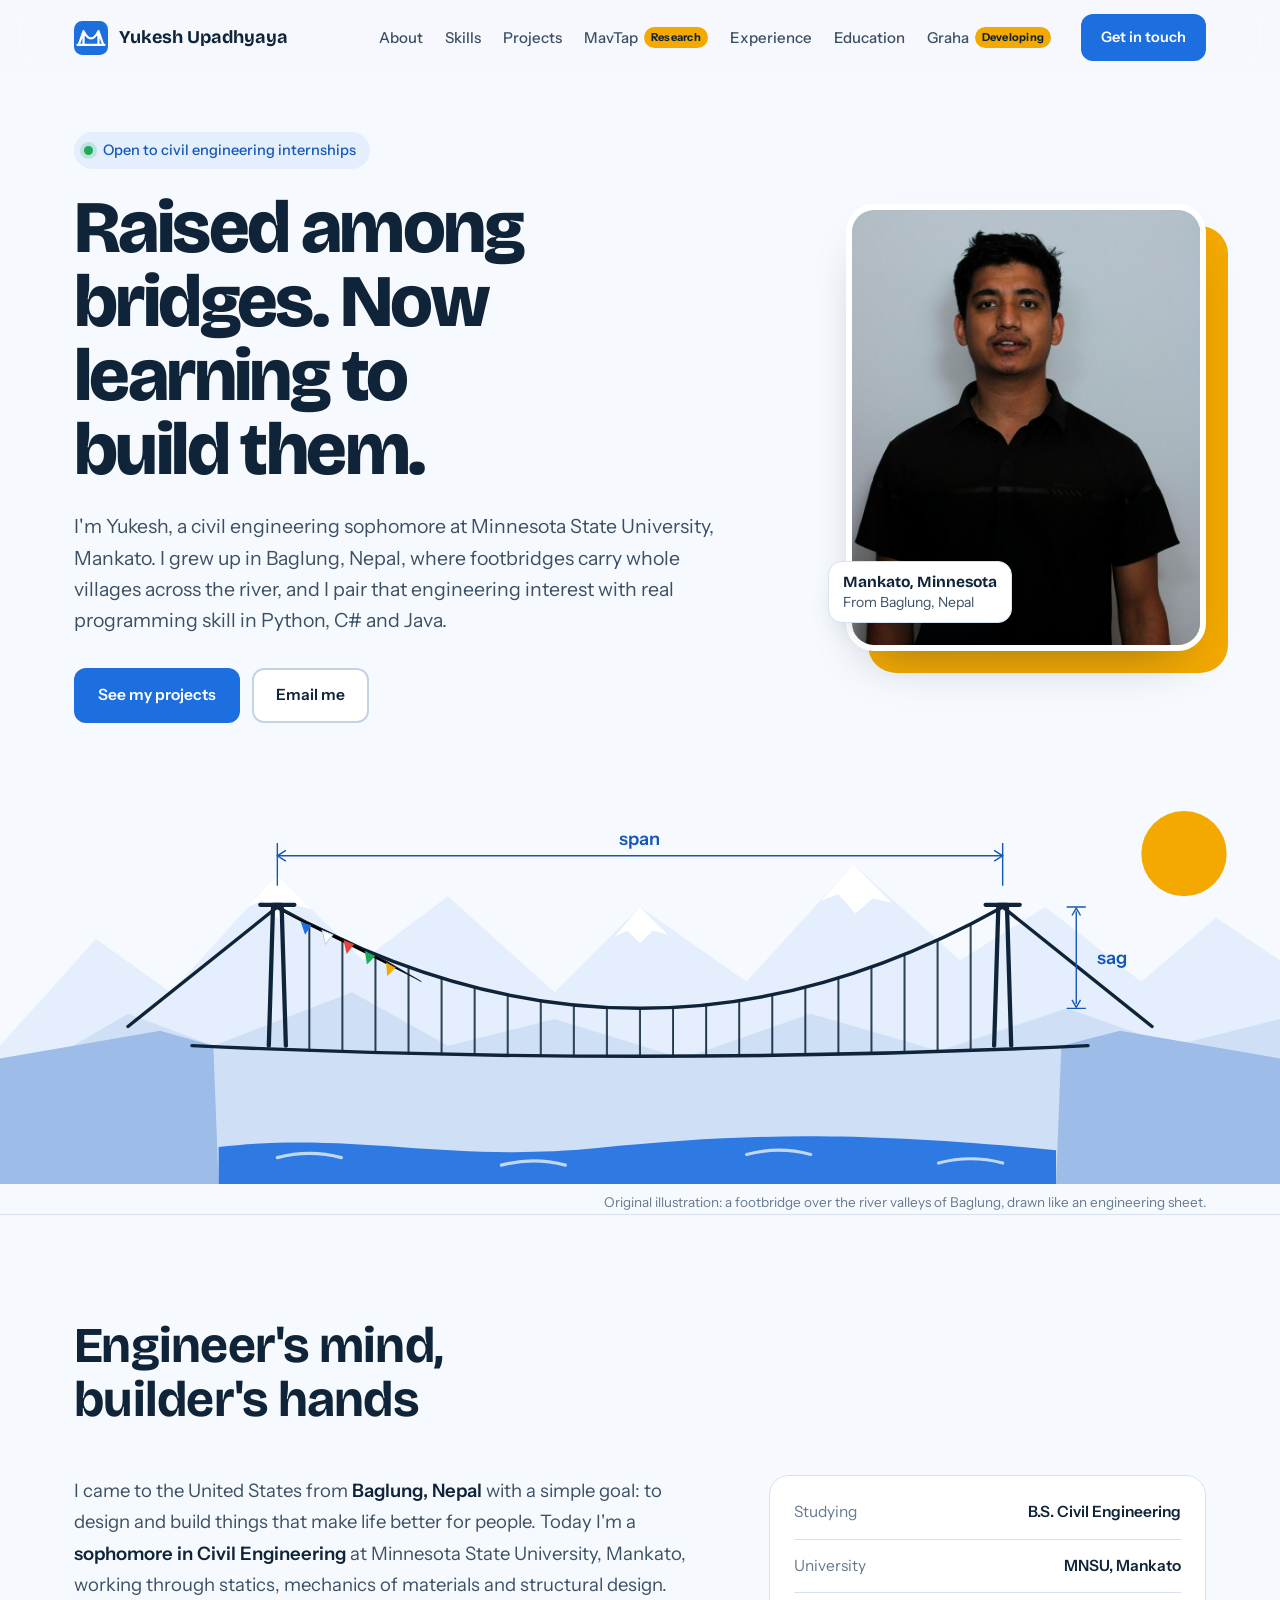
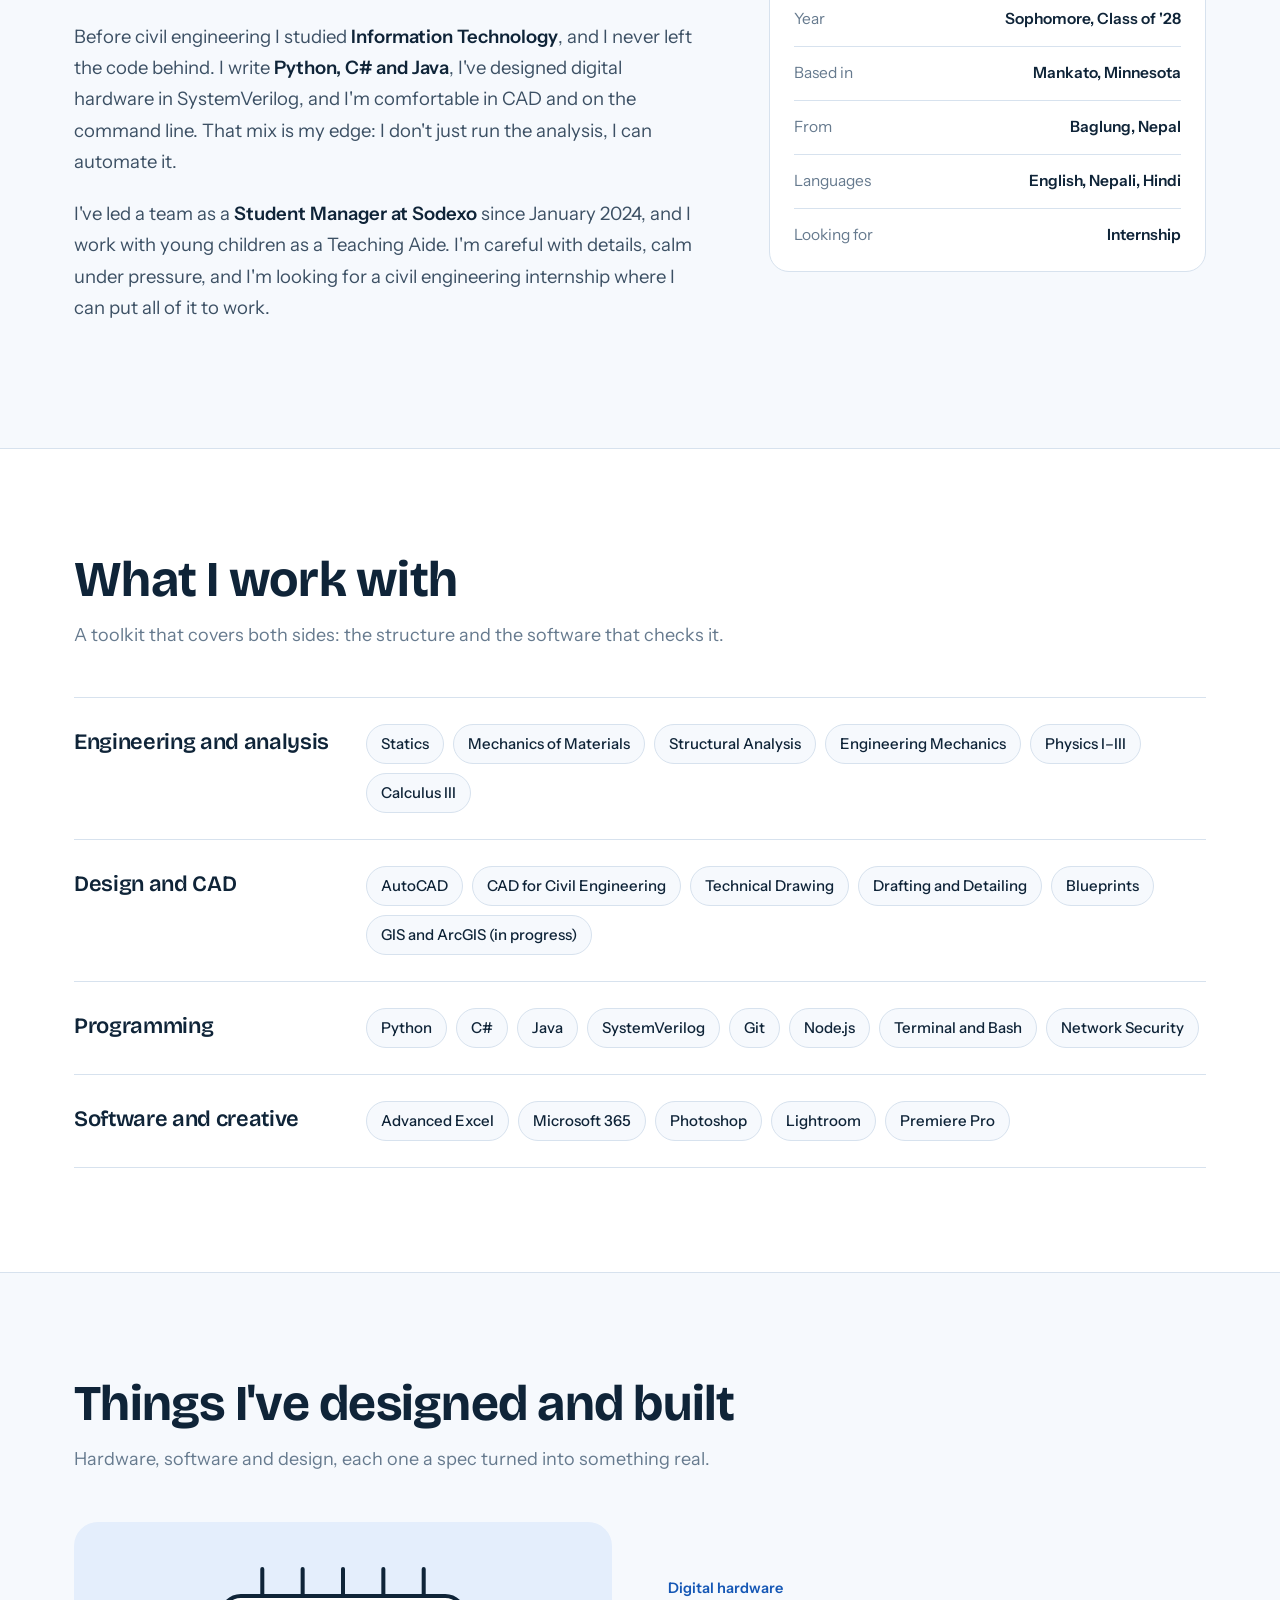
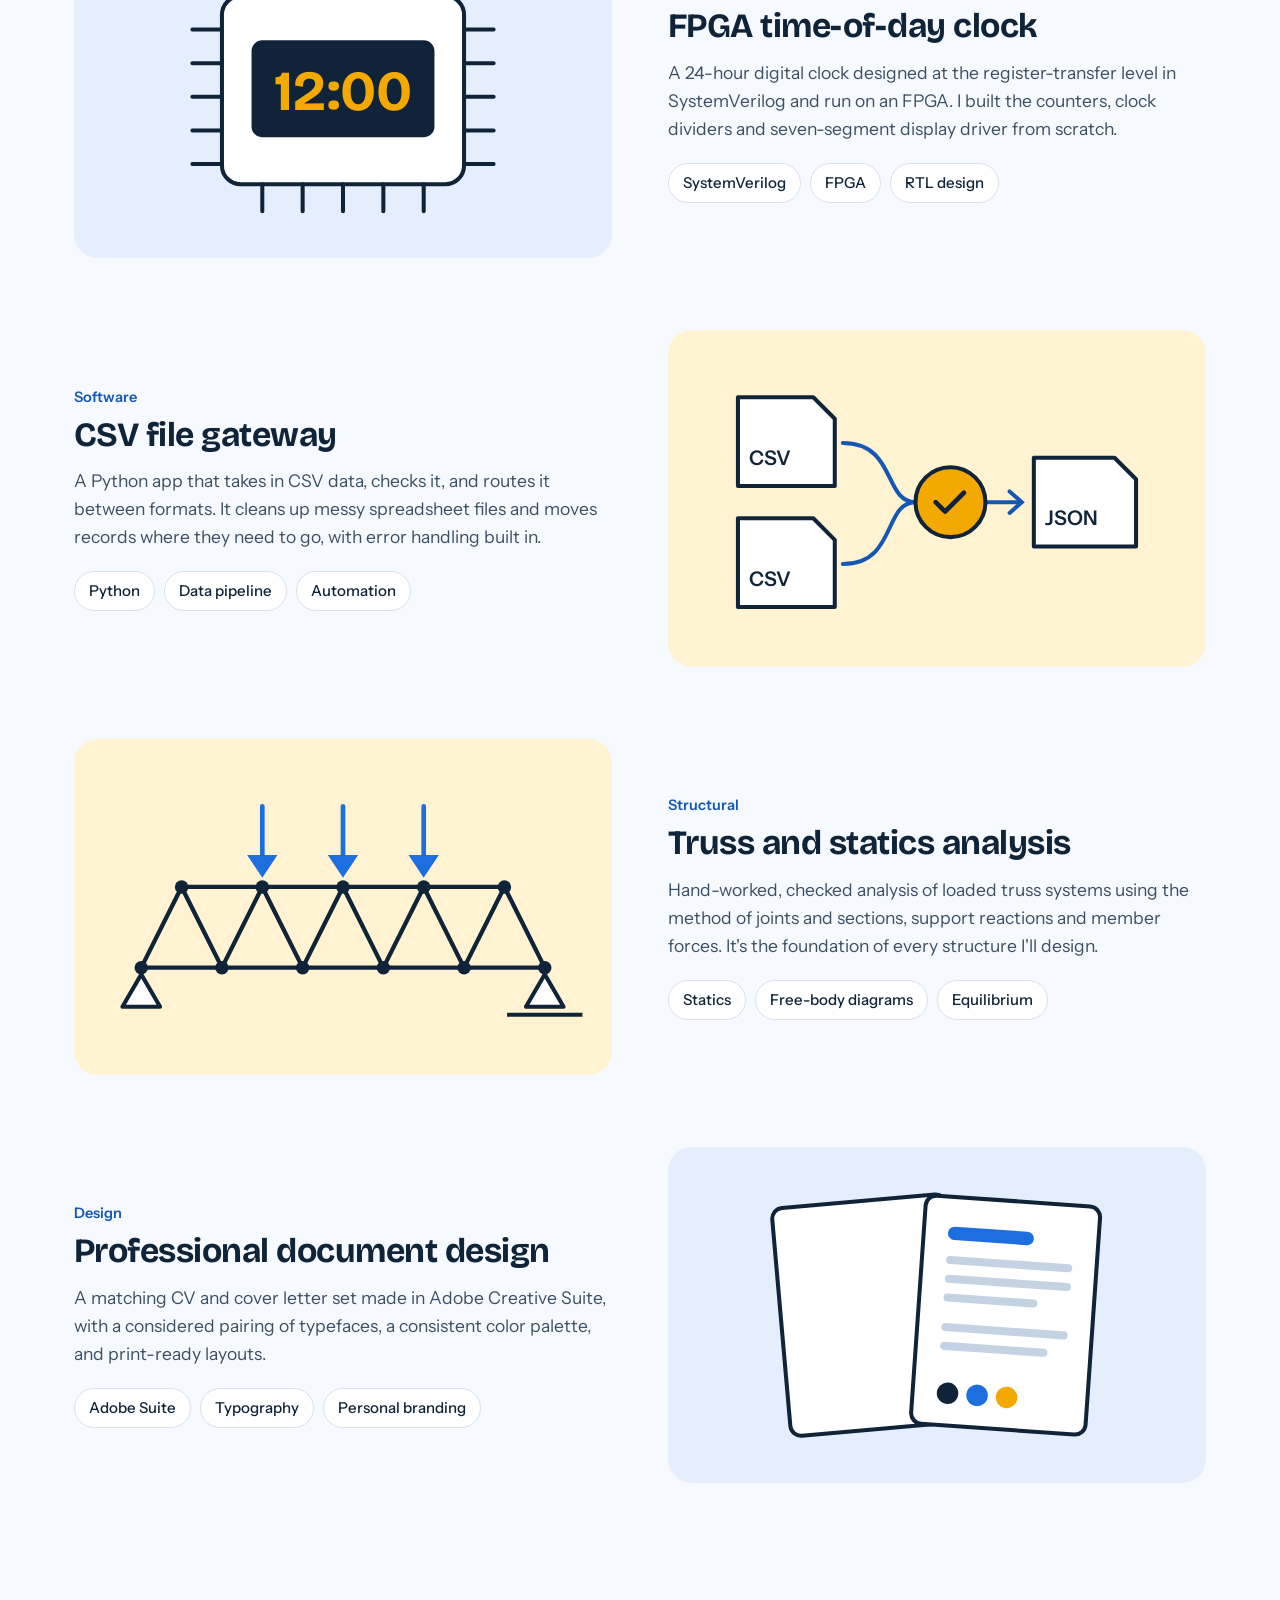
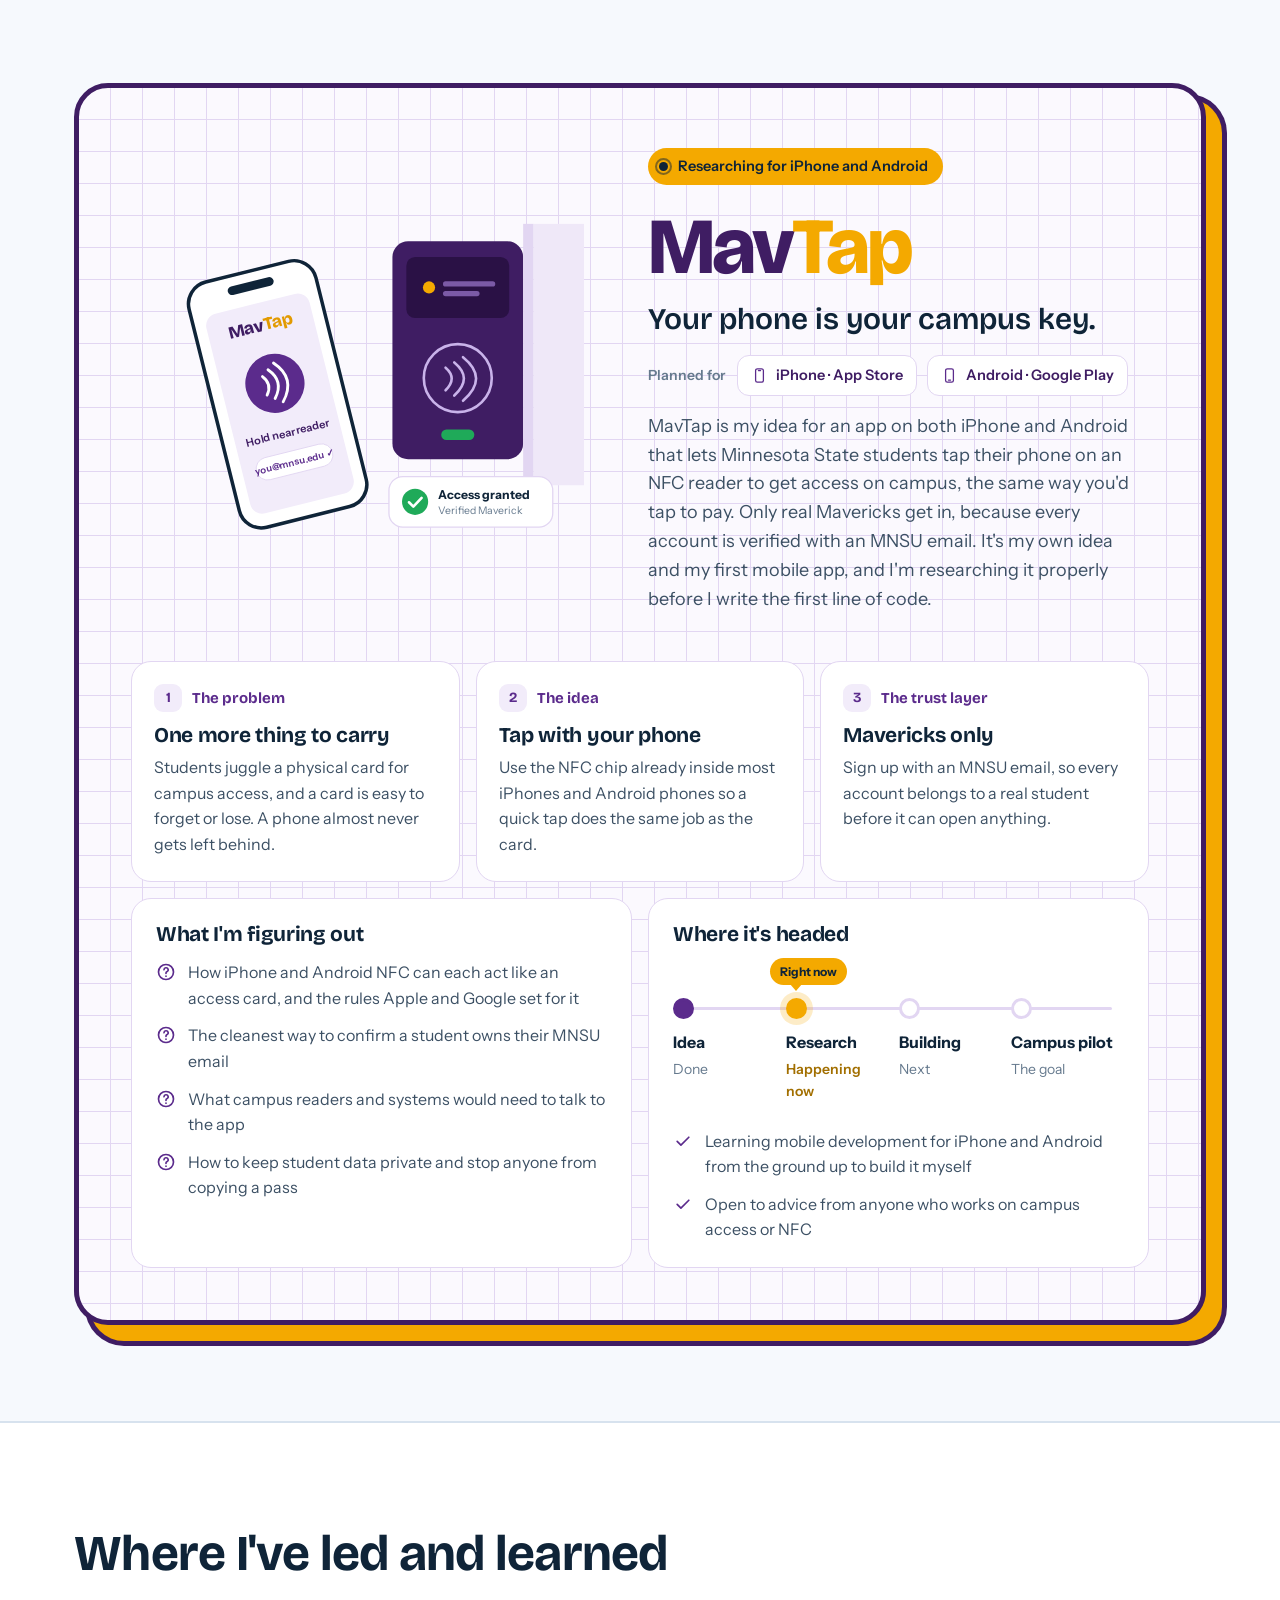
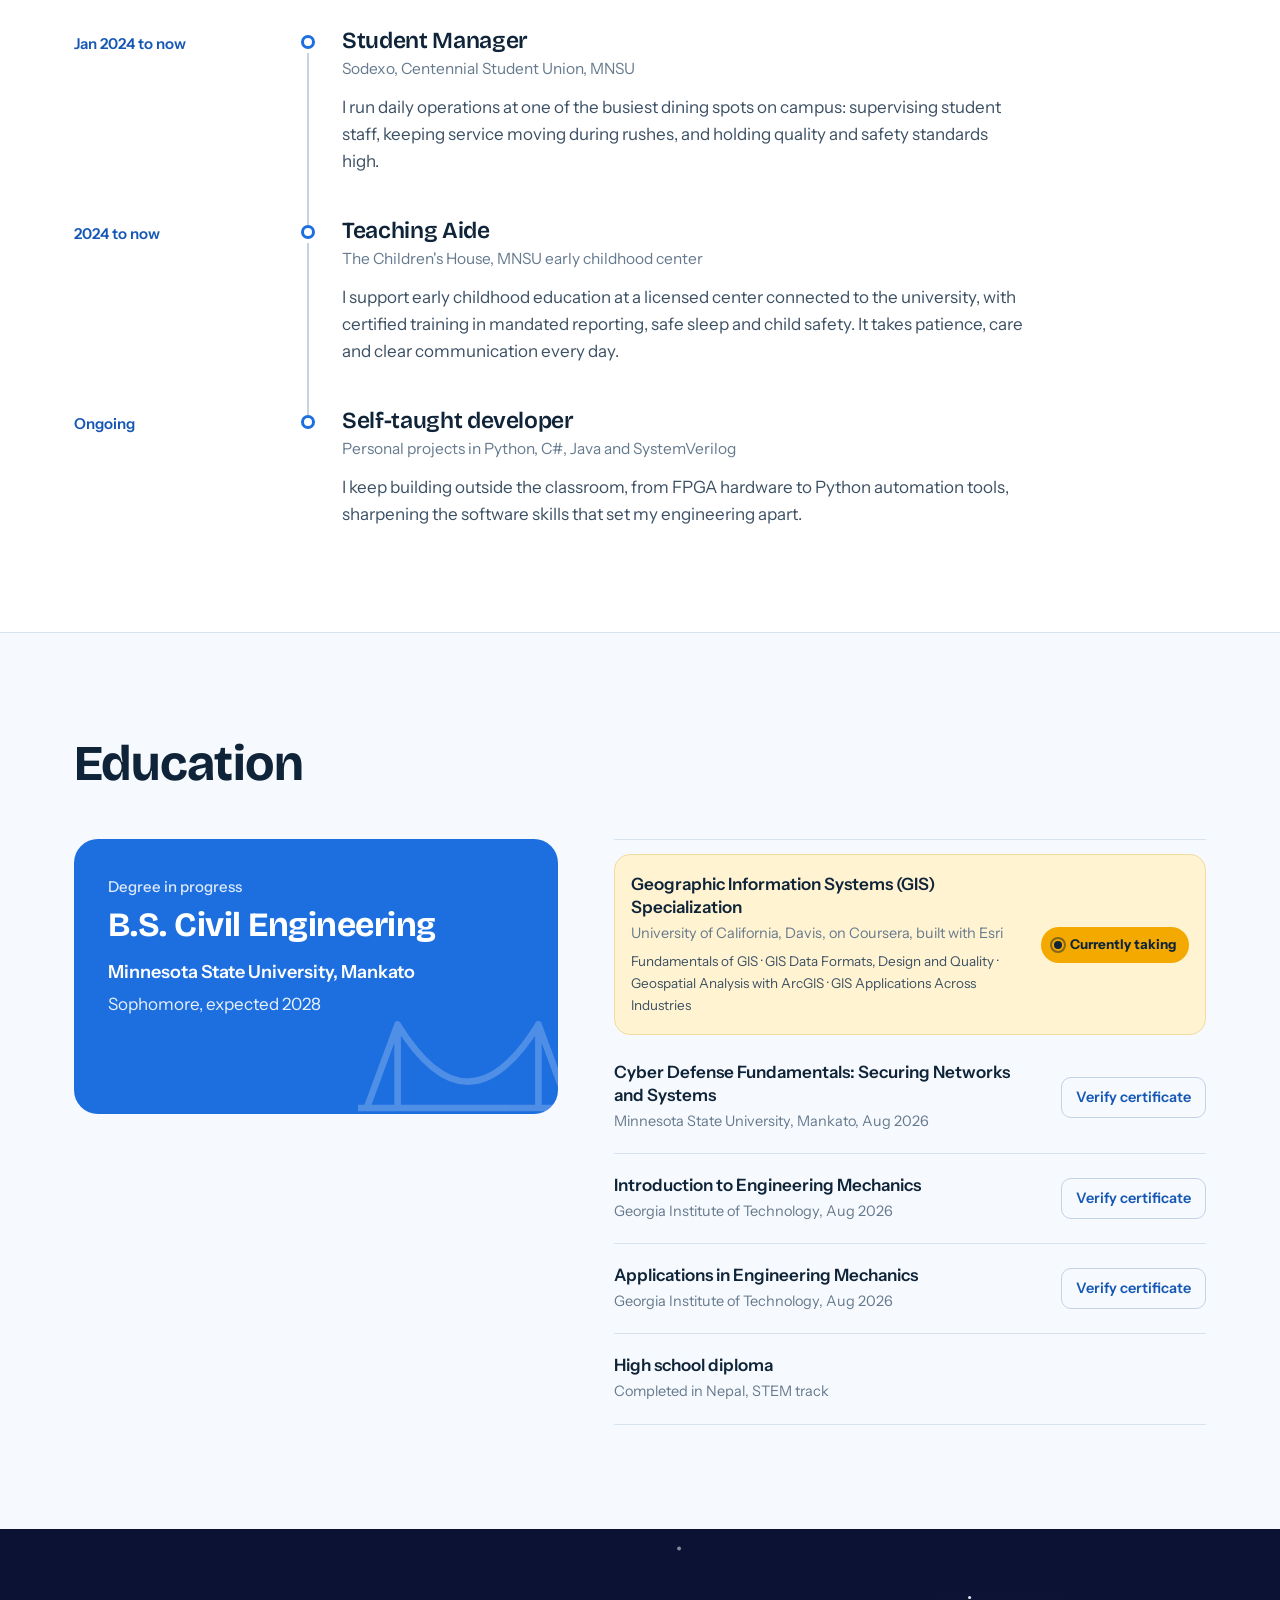
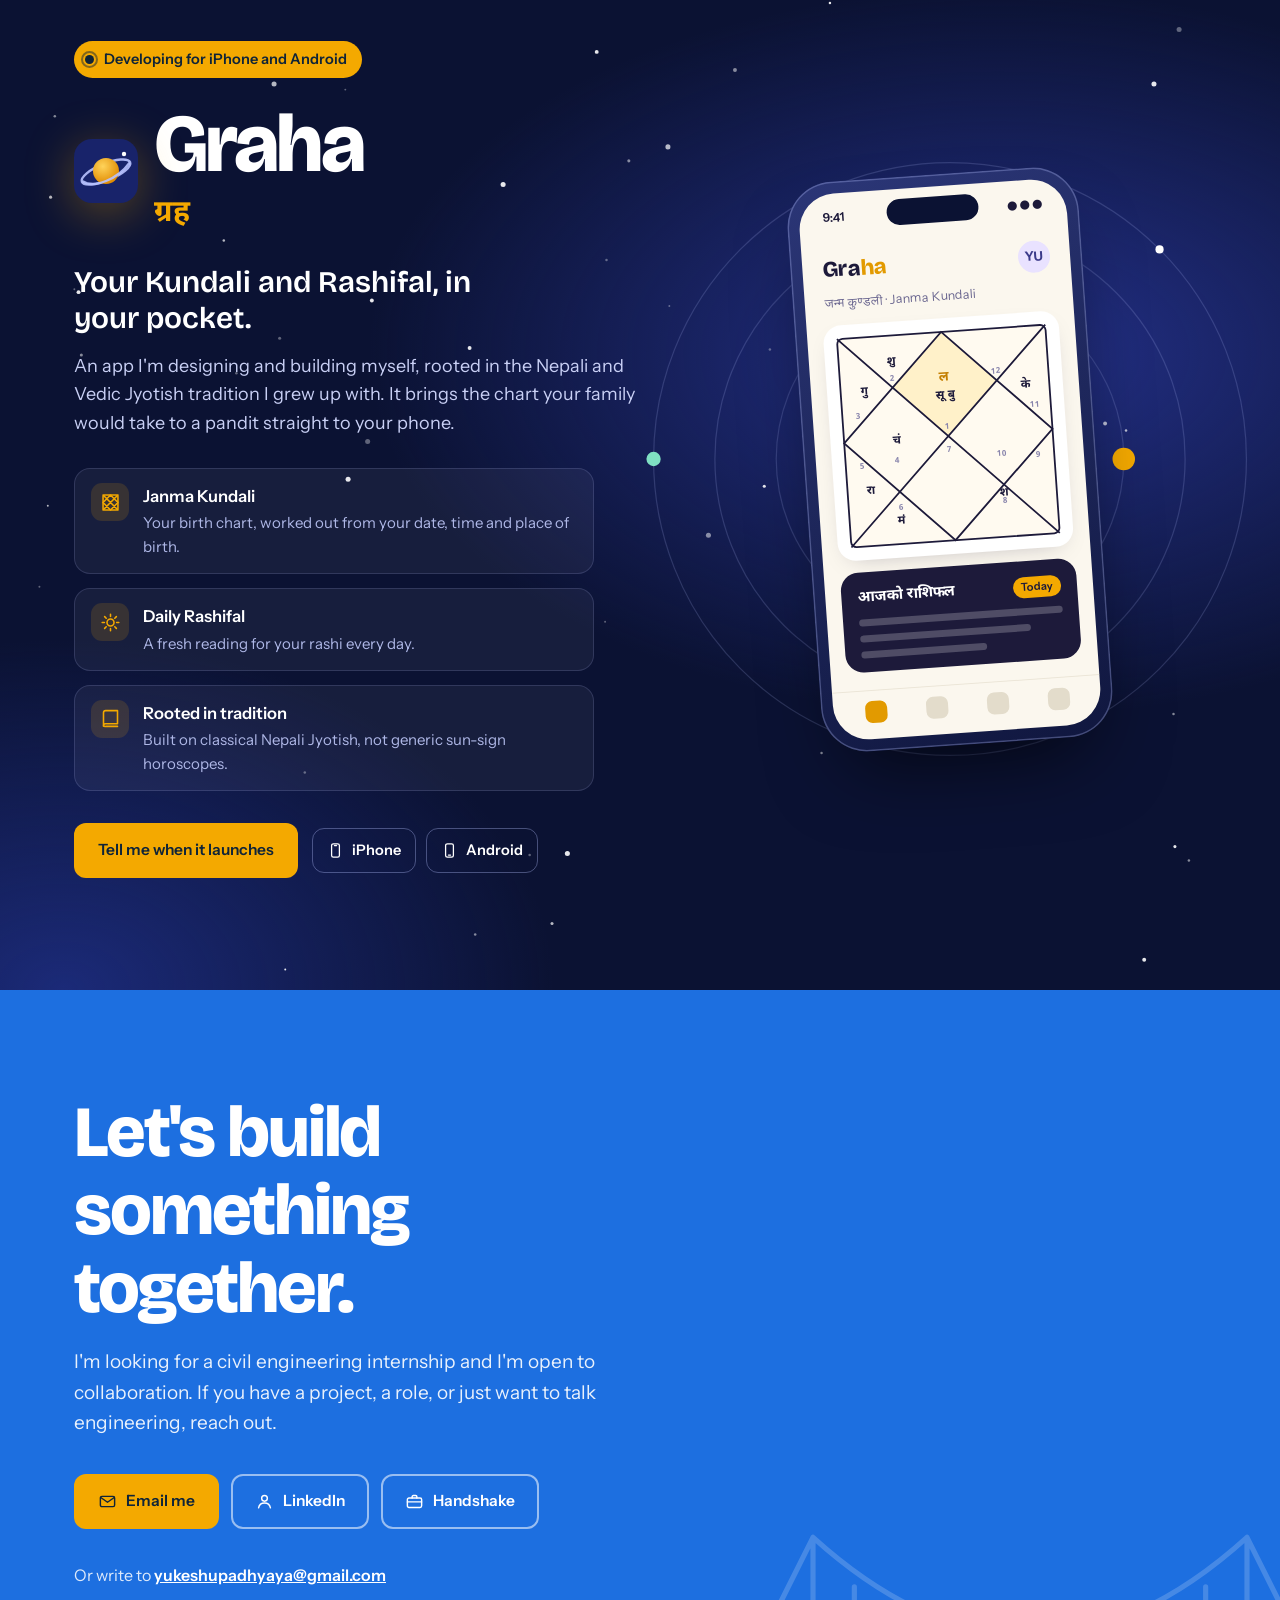
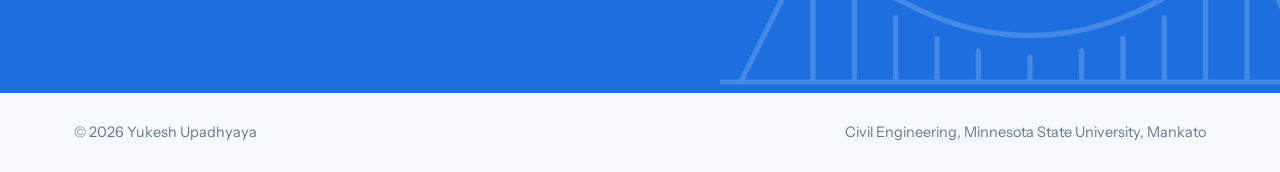
<file: index.html>
<!doctype html>
<html lang="en">
<head>
<meta charset="utf-8">
<meta name="viewport" content="width=device-width, initial-scale=1, viewport-fit=cover">
<title>Yukesh Upadhyaya | Civil Engineering Student, MNSU</title>
<meta name="description" content="Portfolio of Yukesh Upadhyaya, a civil engineering sophomore at Minnesota State University, Mankato who also codes in Python, C# and Java. Open to internships.">
<meta name="theme-color" content="#1d6fe0">
<meta property="og:title" content="Yukesh Upadhyaya | Civil Engineering Student">
<meta property="og:description" content="Civil engineering sophomore at MNSU with a programming background. Open to internships.">
<meta property="og:type" content="website">
<link rel="icon" href="data:image/svg+xml,%3Csvg xmlns='http://www.w3.org/2000/svg' viewBox='0 0 100 100'%3E%3Crect width='100' height='100' rx='22' fill='%231d6fe0'/%3E%3Cpath d='M14 70 L28 30 L28 70 M72 70 L72 30 L86 70 M28 30 Q50 72 72 30 M10 70 H90' stroke='%23fff' stroke-width='6' fill='none' stroke-linecap='round' stroke-linejoin='round'/%3E%3C/svg%3E">
<link rel="preconnect" href="https://fonts.googleapis.com">
<link rel="preconnect" href="https://fonts.gstatic.com" crossorigin>
<link rel="stylesheet" href="https://fonts.googleapis.com/css2?family=Bricolage+Grotesque:opsz,wght@12..96,500;12..96,600;12..96,700;12..96,800&family=Instrument+Sans:wght@400;500;600&family=Noto+Sans+Devanagari:wght@500;700&display=swap">
<script>document.documentElement.classList.add('js');</script>
<style>
  :root{
    color-scheme: light;
    --paper:#f6f9fd; --white:#ffffff;
    --ink:#0f2438; --ink-2:#3c5064; --muted:#667a8e;
    --line:#d7e2ee; --line-2:#c3d3e4;
    --sky:#1d6fe0; --sky-deep:#1557b5; --sky-soft:#e4eefc;
    --gold:#f4a900; --gold-soft:#fff3d1;
    --display:'Bricolage Grotesque', 'Avenir Next', 'Segoe UI', system-ui, sans-serif;
    --body:'Instrument Sans', 'Helvetica Neue', 'Segoe UI', system-ui, sans-serif;
    --maxw:1180px;
    box-sizing:border-box;
    padding-top:env(safe-area-inset-top,0px);
    padding-bottom:env(safe-area-inset-bottom,0px);
  }
  *,*::before,*::after{box-sizing:border-box}
  html{scroll-behavior:smooth;scroll-padding-top:calc(76px + env(safe-area-inset-top,0px))}
  body{margin:0;background:var(--paper);color:var(--ink-2);font-family:var(--body);font-size:17px;line-height:1.6;-webkit-font-smoothing:antialiased;overflow-x:hidden}
  img{max-width:100%;display:block}
  a{color:inherit}
  h1,h2,h3{font-family:var(--display);color:var(--ink);margin:0;line-height:1.08;letter-spacing:-.015em;text-wrap:balance}
  p{margin:0}
  ::selection{background:var(--gold);color:var(--ink)}
  :focus-visible{outline:3px solid var(--gold);outline-offset:3px;border-radius:6px}
  .wrap{max-width:var(--maxw);margin:0 auto;padding-inline:24px}

  /* nav */
  .nav{position:sticky;top:0;z-index:40;background:rgba(246,249,253,.86);backdrop-filter:blur(12px);-webkit-backdrop-filter:blur(12px);border-bottom:1px solid transparent;transition:border-color .25s;padding-top:env(safe-area-inset-top,0px)}
  .nav.scrolled{border-bottom-color:var(--line)}
  .nav-in{max-width:var(--maxw);margin:0 auto;padding:14px 24px;display:flex;align-items:center;gap:20px}
  .brand{display:flex;align-items:center;gap:11px;text-decoration:none;font-family:var(--display);font-weight:700;font-size:18px;color:var(--ink);margin-right:auto}
  .brand svg{width:34px;height:34px;flex-shrink:0}
  .links{display:flex;gap:2px}
  .links a{text-decoration:none;font-size:15px;font-weight:500;color:var(--ink-2);padding:8px 10px;border-radius:8px;transition:color .2s,background .2s}
  .links a:hover{background:var(--sky-soft);color:var(--sky-deep)}
  .links a.active{color:var(--sky)}
  .btn{display:inline-flex;align-items:center;gap:9px;font-family:var(--body);font-weight:600;font-size:15.5px;text-decoration:none;padding:13px 22px;border-radius:12px;border:2px solid transparent;transition:transform .2s,background .2s,border-color .2s,color .2s;cursor:pointer}
  .btn:hover{transform:translateY(-2px)}
  .btn-sky{background:var(--sky);color:#fff}
  .btn-sky:hover{background:var(--sky-deep)}
  .btn-line{border-color:var(--line-2);color:var(--ink);background:var(--white)}
  .btn-line:hover{border-color:var(--sky);color:var(--sky-deep)}
  .nav .btn{padding:10px 18px;font-size:14.5px;white-space:nowrap}
  .brand,.links a{white-space:nowrap}
  .burger{display:none;background:var(--white);border:1px solid var(--line-2);border-radius:10px;width:44px;height:44px;cursor:pointer;align-items:center;justify-content:center}
  .burger svg{width:22px;height:22px;stroke:var(--ink);stroke-width:2;stroke-linecap:round}
  .mobile-menu{display:none;flex-direction:column;padding:6px 24px 18px;gap:2px;border-bottom:1px solid var(--line);background:var(--paper)}
  .mobile-menu a{text-decoration:none;padding:12px 10px;border-radius:8px;font-weight:500;color:var(--ink)}
  .mobile-menu a:hover{background:var(--sky-soft)}

  /* hero */
  .hero{padding-top:56px}
  .hero-grid{display:grid;grid-template-columns:1.25fr .75fr;gap:64px;align-items:center}
  .hello{display:inline-flex;align-items:center;gap:10px;font-weight:500;color:var(--sky-deep);background:var(--sky-soft);padding:7px 14px 7px 10px;border-radius:999px;font-size:14.5px}
  .hello .dot{width:9px;height:9px;border-radius:50%;background:#1faa59;box-shadow:0 0 0 4px rgba(31,170,89,.18)}
  .hero h1{font-size:clamp(42px,5.8vw,74px);font-weight:800;letter-spacing:-.035em;margin-top:22px;line-height:1.0}
  .hero .lead{font-size:clamp(17px,1.6vw,19.5px);max-width:50ch;margin-top:24px;color:var(--ink-2)}
  .hero .cta{display:flex;flex-wrap:wrap;gap:12px;margin-top:32px}
  .portrait{position:relative;justify-self:end;width:100%;max-width:360px}
  .portrait::before{content:"";position:absolute;inset:22px -22px -22px 22px;background:var(--gold);border-radius:28px}
  .portrait img{position:relative;border-radius:28px;width:100%;height:auto;border:6px solid var(--white);box-shadow:0 24px 50px -28px rgba(15,36,56,.45)}
  .portrait .tag{position:absolute;left:-18px;bottom:28px;background:var(--white);border:1px solid var(--line);border-radius:14px;padding:10px 14px;box-shadow:0 14px 30px -18px rgba(15,36,56,.35);font-size:14px;line-height:1.35}
  .portrait .tag b{display:block;font-family:var(--display);color:var(--ink);font-size:15.5px}

  .bridge{margin:56px 0 0;position:relative}
  .bridge svg{width:100%;height:auto;display:block}
  .bridge figcaption{font-size:13.5px;color:var(--muted);text-align:right;padding:8px 24px 0;max-width:var(--maxw);margin:0 auto}
  .draw{stroke-dasharray:1;stroke-dashoffset:0}
  @media (prefers-reduced-motion:no-preference){
    .js .draw{stroke-dashoffset:1;animation:draw 1.8s cubic-bezier(.6,.1,.2,1) .25s forwards}
    .js .hangers line{opacity:0;animation:fade .5s ease forwards;animation-delay:calc(1.1s + var(--i) * 35ms)}
  }
  @keyframes draw{to{stroke-dashoffset:0}}
  @keyframes fade{to{opacity:1}}

  /* sections */
  section.block{padding-block:104px}
  .s-head{max-width:720px;margin-bottom:48px}
  .s-head h2{font-size:clamp(32px,4.4vw,50px);font-weight:700}
  .s-head p{margin-top:14px;font-size:18px;color:var(--muted)}
  .rule{border:0;border-top:1px solid var(--line);margin:0}

  /* about */
  .about{display:grid;grid-template-columns:1.3fr .9fr;gap:64px;align-items:start}
  .about-text p{font-size:18.5px;line-height:1.7;margin-bottom:20px;max-width:62ch}
  .about-text strong{color:var(--ink);font-weight:600}
  .facts{margin:0;background:var(--white);border:1px solid var(--line);border-radius:20px;padding:10px 24px}
  .facts div{display:flex;justify-content:space-between;gap:18px;padding:14px 0;border-bottom:1px solid var(--line);font-size:15.5px}
  .facts div:last-child{border-bottom:0}
  .facts dt{color:var(--muted)}
  .facts dd{margin:0;color:var(--ink);font-weight:600;text-align:right}

  /* skills */
  .skills{background:var(--white);border-block:1px solid var(--line)}
  .skill-row{display:grid;grid-template-columns:260px 1fr;gap:32px;padding:26px 0;border-top:1px solid var(--line);align-items:baseline}
  .skill-row:last-child{border-bottom:1px solid var(--line)}
  .skill-row h3{font-size:22px;font-weight:600}
  .chips{display:flex;flex-wrap:wrap;gap:9px}
  .chip{font-size:15px;font-weight:500;color:var(--ink);background:var(--paper);border:1px solid var(--line);padding:7px 14px;border-radius:999px}

  /* projects */
  .projects{display:flex;flex-direction:column;gap:72px}
  .proj{display:grid;grid-template-columns:1fr 1fr;gap:56px;align-items:center}
  .proj:nth-child(even) .proj-art{order:2}
  .proj-art{background:var(--sky-soft);border-radius:24px;overflow:hidden;aspect-ratio:16/10;display:grid;place-items:center}
  .proj:nth-child(4n+2) .proj-art,.proj:nth-child(4n+3) .proj-art{background:var(--gold-soft)}
  .proj-art svg{width:100%;height:100%}
  .proj .kind{font-size:14.5px;font-weight:600;color:var(--sky-deep)}
  .proj h3{font-size:clamp(26px,3vw,34px);font-weight:700;margin-top:8px}
  .proj p{margin-top:14px;font-size:17.5px;max-width:52ch}
  .proj .chips{margin-top:20px}
  .proj .chip{background:var(--white)}

  /* experience */
  .exp{background:var(--white);border-block:1px solid var(--line)}
  .tl{list-style:none;margin:0;padding:0}
  .tl li{display:grid;grid-template-columns:200px 28px 1fr;gap:0 20px;position:relative}
  .tl .when{font-weight:600;color:var(--sky-deep);font-size:15px;padding-top:3px}
  .tl .pin{position:relative}
  .tl .pin::before{content:"";position:absolute;left:50%;top:6px;width:14px;height:14px;border-radius:50%;background:var(--white);border:3px solid var(--sky);transform:translateX(-50%)}
  .tl .pin::after{content:"";position:absolute;left:50%;top:24px;bottom:-6px;width:2px;background:var(--line-2);transform:translateX(-50%)}
  .tl li:last-child .pin::after{display:none}
  .tl .what{padding-bottom:44px}
  .tl li:last-child .what{padding-bottom:0}
  .tl h3{font-size:23px;font-weight:600}
  .tl .org{color:var(--muted);font-size:15.5px;margin-top:3px}
  .tl p{margin-top:12px;max-width:62ch}

  /* education */
  .edu{display:grid;grid-template-columns:.9fr 1.1fr;gap:56px;align-items:start}
  .degree{background:var(--sky);color:#fff;border-radius:24px;padding:36px 34px 96px;position:relative;overflow:hidden}
  .degree svg{position:absolute;right:-20px;bottom:-16px;width:220px;opacity:.22}
  .degree .lbl{font-weight:500;opacity:.85;font-size:15px}
  .degree h3{color:#fff;font-size:34px;font-weight:700;margin-top:8px}
  .degree .sch{margin-top:14px;font-size:18px;font-weight:600}
  .degree .meta{margin-top:4px;opacity:.9}
  .certs{list-style:none;margin:0;padding:0;border-top:1px solid var(--line)}
  .certs li{display:flex;align-items:center;gap:18px;padding:20px 0;border-bottom:1px solid var(--line)}
  .certs .c-txt{flex:1;min-width:0}
  .certs b{display:block;color:var(--ink);font-weight:600;font-size:17px;line-height:1.35}
  .certs span{display:block;color:var(--muted);font-size:14.5px;margin-top:3px}
  .certs a{flex-shrink:0;font-weight:600;font-size:14.5px;color:var(--sky-deep);text-decoration:none;border:1.5px solid var(--line-2);padding:8px 14px;border-radius:10px;transition:border-color .2s,background .2s}
  .certs a:hover{border-color:var(--sky);background:var(--sky-soft)}
  .certs .taking{background:var(--gold-soft);border:1px solid #f1dca0;margin:14px 0 6px;padding:18px 16px;border-radius:16px}
  .certs .c-courses{font-size:13.5px;margin-top:6px;color:var(--ink-2)}
  .now-tag{flex-shrink:0;display:inline-flex;align-items:center;gap:8px;font-style:normal;font-weight:700;font-size:13.5px;color:var(--ink);background:var(--gold);padding:7px 13px;border-radius:999px;white-space:nowrap}
  .now-tag i{width:8px;height:8px;border-radius:50%;background:var(--ink);position:relative}
  .now-tag i::after{content:"";position:absolute;inset:-4px;border-radius:50%;border:2px solid var(--ink);opacity:.5;animation:ping 1.8s ease-out infinite}

  /* contact */
  .contact{background:var(--sky);color:#fff;position:relative;overflow:hidden}
  .contact .wrap{position:relative;padding-block:104px}
  .contact h2{color:#fff;font-size:clamp(40px,6vw,72px);font-weight:800;letter-spacing:-.03em;max-width:14ch}
  .contact p{margin-top:20px;font-size:19px;max-width:48ch;color:rgba(255,255,255,.9)}
  .contact .cta{display:flex;flex-wrap:wrap;gap:12px;margin-top:36px}
  .btn-gold{background:var(--gold);color:var(--ink)}
  .btn-gold:hover{background:#ffbb1f}
  .btn-ghost{border-color:rgba(255,255,255,.55);color:#fff}
  .btn-ghost:hover{border-color:#fff;background:rgba(255,255,255,.1)}
  .btn svg{width:19px;height:19px;fill:none;stroke:currentColor;stroke-width:1.8;stroke-linecap:round;stroke-linejoin:round}
  .contact .deco{position:absolute;right:-60px;bottom:-10px;width:min(620px,70%);opacity:.18;pointer-events:none}
  .mail{margin-top:34px;font-size:16px;color:rgba(255,255,255,.85)}
  .mail a{color:#fff;font-weight:600}

  footer{padding:28px 0;font-size:14.5px;color:var(--muted)}
  footer .wrap{display:flex;flex-wrap:wrap;justify-content:space-between;gap:10px}

  /* graha */
  .links .new{display:inline-flex;align-items:center;gap:6px}
  .links .new i{font-style:normal;font-size:11px;font-weight:700;background:var(--gold);color:var(--ink);padding:2px 7px;border-radius:999px;letter-spacing:.02em}
  .graha{--night:#0b1233;--night-2:#18236a;--lav:#b8c2ff;position:relative;overflow:hidden;color:#dfe4ff;
    background:radial-gradient(900px 520px at 78% 40%,#24318a 0%,rgba(36,49,138,0) 70%),radial-gradient(700px 500px at 5% 100%,#1b2a78 0%,rgba(27,42,120,0) 70%),var(--night)}
  .graha .stars{position:absolute;inset:0;width:100%;height:100%;pointer-events:none}
  .graha .wrap{position:relative;padding-block:112px;display:grid;grid-template-columns:1.05fr .95fr;gap:56px;align-items:center}
  .soon{display:inline-flex;align-items:center;gap:10px;font-weight:600;font-size:14.5px;color:var(--ink);background:var(--gold);padding:7px 15px 7px 11px;border-radius:999px}
  .soon .pulse{width:9px;height:9px;border-radius:50%;background:var(--ink);position:relative}
  .soon .pulse::after{content:"";position:absolute;inset:-4px;border-radius:50%;border:2px solid var(--ink);opacity:.5;animation:ping 1.8s ease-out infinite}
  @keyframes ping{from{transform:scale(.6);opacity:.6}to{transform:scale(1.6);opacity:0}}
  .g-brand{display:flex;align-items:center;gap:16px;margin-top:26px}
  .g-brand svg{width:64px;height:64px;flex-shrink:0;filter:drop-shadow(0 10px 24px rgba(244,169,0,.35))}
  .graha h2{color:#fff;font-size:clamp(46px,6.4vw,84px);font-weight:800;letter-spacing:-.035em;line-height:1}
  .g-dev{font-family:'Noto Sans Devanagari',var(--display);font-weight:700;color:var(--gold);font-size:clamp(22px,2.4vw,30px);margin-top:4px}
  .g-tag{font-family:var(--display);color:#fff;font-size:clamp(22px,2.4vw,30px);font-weight:600;margin-top:26px;line-height:1.2;max-width:22ch}
  .graha .g-lead{margin-top:16px;font-size:18px;max-width:50ch;color:#c9d0f5}
  .g-feats{list-style:none;margin:30px 0 0;padding:0;display:grid;gap:14px;max-width:520px}
  .g-feats li{display:flex;gap:14px;align-items:flex-start;background:rgba(255,255,255,.05);border:1px solid rgba(184,194,255,.16);border-radius:16px;padding:14px 16px}
  .g-feats .ic{width:38px;height:38px;border-radius:11px;background:rgba(244,169,0,.14);display:grid;place-items:center;flex-shrink:0}
  .g-feats .ic svg{width:21px;height:21px;fill:none;stroke:var(--gold);stroke-width:1.8;stroke-linecap:round;stroke-linejoin:round}
  .g-feats b{display:block;color:#fff;font-weight:600;font-size:16.5px}
  .g-feats span{display:block;font-size:15px;color:#aeb7e6;margin-top:2px}
  .g-cta{display:flex;flex-wrap:wrap;align-items:center;gap:14px;margin-top:32px}
  .g-plat{display:flex;gap:10px}
  .g-plat span{display:inline-flex;align-items:center;gap:8px;font-size:14.5px;font-weight:600;color:#fff;border:1.5px solid rgba(184,194,255,.35);padding:10px 14px;border-radius:12px}
  .g-plat svg{width:17px;height:17px;fill:none;stroke:currentColor;stroke-width:1.8;stroke-linecap:round;stroke-linejoin:round}
  .g-stage{position:relative;display:grid;place-items:center;min-height:600px}
  .orbits{position:absolute;width:min(620px,120%);aspect-ratio:1;left:50%;top:50%;transform:translate(-50%,-50%)}
  .orbits .ring{fill:none;stroke:rgba(184,194,255,.18);stroke-width:1.2}
  .orbits .spin{transform-origin:300px 300px;animation:spin 60s linear infinite}
  .orbits .spin.s2{animation-duration:90s;animation-direction:reverse}
  .orbits .spin.s3{animation-duration:130s}
  @keyframes spin{to{transform:rotate(360deg)}}
  .phone{position:relative;width:292px;border-radius:46px;padding:12px;background:linear-gradient(160deg,#2b3677,#10173f);box-shadow:0 40px 80px -30px rgba(0,0,0,.7),inset 0 0 0 1.5px rgba(184,194,255,.3);transform:rotate(-4deg)}
  .screen{border-radius:36px;overflow:hidden;background:#fbf7ee;color:#1d1a3a;position:relative}
  .notch{position:absolute;top:10px;left:50%;transform:translateX(-50%);width:92px;height:26px;border-radius:14px;background:#0b1233;z-index:2}
  .sb{display:flex;justify-content:space-between;padding:14px 24px 0;font-size:12px;font-weight:600;color:#1d1a3a}
  .app-top{display:flex;align-items:center;justify-content:space-between;padding:26px 20px 6px}
  .app-top .nm{font-family:var(--display);font-weight:800;font-size:22px;letter-spacing:-.02em}
  .app-top .nm em{font-style:normal;color:#e29a00}
  .app-top .av{width:32px;height:32px;border-radius:50%;background:#e9e2ff;display:grid;place-items:center;font-weight:700;font-size:13px;color:#3b3a8a}
  .app-sub{padding:0 20px;font-size:12.5px;color:#6b6790}
  .chart{margin:12px 16px 0;background:#fff;border-radius:18px;padding:10px;box-shadow:0 8px 24px -14px rgba(29,26,58,.35)}
  .chart svg{width:100%;height:auto;display:block}
  .chart text{font-family:'Noto Sans Devanagari',sans-serif;font-weight:700}
  .rf{margin:12px 16px 18px;background:#1d1a3a;color:#fff;border-radius:18px;padding:14px 16px}
  .rf .t{font-family:'Noto Sans Devanagari',var(--body);font-weight:700;font-size:15px;display:flex;justify-content:space-between;align-items:center}
  .rf .t small{font-family:var(--body);font-weight:600;font-size:11px;background:var(--gold);color:#1d1a3a;padding:2px 8px;border-radius:999px}
  .rf .bar{height:7px;border-radius:4px;background:rgba(255,255,255,.22);margin-top:9px}
  .tabs{display:flex;justify-content:space-around;padding:10px 12px 16px;border-top:1px solid #ece6d8}
  .tabs i{width:22px;height:22px;border-radius:7px;background:#e3dccb}
  .tabs i.on{background:#e29a00}
  @media (max-width:860px){
    .graha .wrap{grid-template-columns:1fr;padding-block:84px}
    .g-stage{min-height:560px}
  }
  @media (max-width:520px){ .phone{width:260px} .g-stage{min-height:500px} }

  /* mavtap */
  .mav{--mp:#5b2b8c;--mp-deep:#3f1d63;--mp-soft:#f2ecfa;--mp-line:#e2d6f2;position:relative;overflow:hidden;
    background-color:#fbf9fe;background-image:linear-gradient(var(--mp-line) 1px,transparent 1px),linear-gradient(90deg,var(--mp-line) 1px,transparent 1px);background-size:32px 32px;background-position:-1px -1px;border-bottom:1px solid var(--line)}
  .mav::before{content:"";position:absolute;inset:0;background:radial-gradient(60% 70% at 50% 40%,rgba(251,249,254,.2),rgba(251,249,254,.95) 80%);pointer-events:none}
  .mav .wrap{position:relative;padding-block:112px}
  .mav-top{display:grid;grid-template-columns:.95fr 1.05fr;gap:64px;align-items:center}
  .research{display:inline-flex;align-items:center;gap:10px;font-weight:600;font-size:14.5px;color:#fff;background:var(--mp);padding:7px 15px 7px 11px;border-radius:999px}
  .research svg{width:16px;height:16px;fill:none;stroke:#fff;stroke-width:2;stroke-linecap:round;stroke-linejoin:round}
  .mav h2{font-size:clamp(46px,6.2vw,80px);font-weight:800;letter-spacing:-.035em;line-height:1;margin-top:22px;color:var(--mp-deep)}
  .mav h2 span{color:var(--gold)}
  .mav .m-tag{font-family:var(--display);font-size:clamp(22px,2.4vw,30px);font-weight:600;color:var(--ink);margin-top:14px;line-height:1.2}
  .mav .m-lead{margin-top:16px;font-size:18px;max-width:52ch}
  .m-stores{display:flex;flex-wrap:wrap;align-items:center;gap:10px;margin-top:18px}
  .m-stores .lbl{font-size:14px;font-weight:600;color:var(--muted);margin-right:2px}
  .m-stores .st{display:inline-flex;align-items:center;gap:8px;font-size:14.5px;font-weight:600;color:var(--mp-deep);background:var(--white);border:1.5px solid var(--mp-line);padding:8px 13px;border-radius:12px}
  .m-stores svg{width:17px;height:17px;fill:none;stroke:var(--mp);stroke-width:1.8;stroke-linecap:round;stroke-linejoin:round}
  .pitch{display:grid;grid-template-columns:repeat(3,1fr);gap:16px;margin-top:56px}
  .pitch > div{background:var(--white);border:1px solid var(--mp-line);border-radius:20px;padding:22px 22px 24px}
  .pitch .n{font-family:var(--display);font-weight:700;font-size:15px;color:var(--mp);display:flex;align-items:center;gap:10px}
  .pitch .n i{font-style:normal;width:28px;height:28px;border-radius:9px;background:var(--mp-soft);display:grid;place-items:center;font-size:14px}
  .pitch h3{font-size:21px;font-weight:700;margin-top:12px}
  .pitch p{margin-top:8px;font-size:16px}
  .m-split{display:grid;grid-template-columns:1fr 1fr;gap:16px;margin-top:16px}
  .m-card{background:var(--white);border:1px solid var(--mp-line);border-radius:20px;padding:24px}
  .m-card h3{font-size:21px;font-weight:700}
  .m-card ul{list-style:none;margin:14px 0 0;padding:0;display:grid;gap:12px}
  .m-card li{display:flex;gap:12px;align-items:flex-start;font-size:16px}
  .m-card li svg{width:20px;height:20px;flex-shrink:0;margin-top:2px;fill:none;stroke:var(--mp);stroke-width:2;stroke-linecap:round;stroke-linejoin:round}
  .road{display:grid;grid-template-columns:repeat(4,1fr);margin-top:14px;position:relative}
  .road::before{content:"";position:absolute;left:12px;right:12px;top:11px;height:3px;background:var(--mp-line);border-radius:2px}
  .road div{position:relative;padding-top:34px;padding-right:10px}
  .road div::before{content:"";position:absolute;top:2px;left:0;width:21px;height:21px;border-radius:50%;background:var(--white);border:3px solid var(--mp-line)}
  .road .done::before{background:var(--mp);border-color:var(--mp)}
  .road .now::before{background:var(--gold);border-color:var(--gold);box-shadow:0 0 0 6px rgba(244,169,0,.22)}
  .road b{display:block;color:var(--ink);font-size:16px}
  .road span{display:block;font-size:14px;color:var(--muted);margin-top:2px}
  .road .now span{color:#a26f00;font-weight:600}
  .road .here{position:absolute;top:-38px;left:-16px;white-space:nowrap;font-style:normal;font-size:12px;font-weight:700;color:var(--ink);background:var(--gold);padding:4px 10px;border-radius:999px}
  .road .here::after{content:"";position:absolute;left:20px;bottom:-6px;border-left:6px solid transparent;border-right:6px solid transparent;border-top:7px solid var(--gold)}
  .m-card .road{margin-top:50px}
  .m-art{position:relative}
  .m-art svg{width:100%;height:auto;display:block}
  .wave{opacity:0}
  @media (prefers-reduced-motion:no-preference){
    .wave{animation:wave 2.4s ease-out infinite}
    .wave.w2{animation-delay:.4s}.wave.w3{animation-delay:.8s}
  }
  @media (prefers-reduced-motion:reduce){.wave{opacity:.8}}
  @keyframes wave{0%{opacity:0}25%{opacity:1}70%{opacity:0}100%{opacity:0}}
  @media (max-width:860px){
    .mav .wrap{padding-block:84px}
    .mav-top,.m-split{grid-template-columns:1fr;gap:36px}
    .m-split{gap:16px}
    .pitch{grid-template-columns:1fr}
    .road{grid-template-columns:1fr 1fr;row-gap:22px}
    .road::before{display:none}
  }
  .mav{background:var(--paper);background-image:none}
  .mav::before{display:none}
  .mav .wrap{padding-block:96px}
  .mav-frame{position:relative;border:5px solid var(--mp-deep);border-radius:34px;padding:60px 52px 52px;
    background-color:#fbf9fe;background-image:linear-gradient(var(--mp-line) 1px,transparent 1px),linear-gradient(90deg,var(--mp-line) 1px,transparent 1px);background-size:32px 32px;background-position:-1px -1px;
    box-shadow:16px 16px 0 var(--gold),16px 16px 0 5px var(--mp-deep)}
  .mav-frame .pitch{margin-top:48px}
  @media (max-width:860px){
    .mav .wrap{padding-block:64px}
    .mav-frame{padding:36px 22px 26px;border-width:4px;border-radius:26px;box-shadow:9px 9px 0 var(--gold),9px 9px 0 4px var(--mp-deep)}
    .mav-frame .soon{font-size:12.5px;gap:8px;padding:6px 11px 6px 9px}
  }

  /* responsive */
  @media (max-width:1240px){
    .links,.nav .btn{display:none}
    .burger{display:inline-flex}
    .mobile-menu.open{display:flex}
  }
  @media (max-width:860px){
    .hero{padding-top:36px}
    .hero-grid{grid-template-columns:1fr;gap:48px}
    .portrait{justify-self:start;max-width:300px;margin-left:4px}
    .about,.edu{grid-template-columns:1fr;gap:36px}
    .skill-row{grid-template-columns:1fr;gap:14px}
    .proj{grid-template-columns:1fr;gap:26px}
    .proj:nth-child(even) .proj-art{order:0}
    .tl li{grid-template-columns:22px 1fr;gap:0 16px}
    .tl .when{grid-column:2;grid-row:1;padding:0 0 4px}
    .tl .pin{grid-column:1;grid-row:1 / span 2}
    .tl .what{grid-column:2;grid-row:2}
    section.block{padding-block:76px}
    .contact .wrap{padding-block:80px}
  }
  @media (max-width:620px){.bridge svg{height:190px}.bridge figcaption{text-align:left}}
  @media (max-width:520px){
    body{font-size:16.5px}
    .portrait .tag{left:auto;right:-10px;bottom:18px}
    .certs li{flex-wrap:wrap;gap:12px}
    .certs .c-txt{flex-basis:100%}
    .facts div{flex-direction:column;gap:2px}
    .facts dd{text-align:left}
  }
  @media (prefers-reduced-motion:reduce){
    html{scroll-behavior:auto}
    *,*::before,*::after{transition:none !important;animation:none !important}
  }
</style>
</head>
<body>

<header class="nav" id="nav">
  <div class="nav-in">
    <a class="brand" href="#top" aria-label="Yukesh Upadhyaya, back to top">
      <svg viewBox="0 0 100 100" aria-hidden="true"><rect width="100" height="100" rx="24" fill="#1d6fe0"/><path d="M14 70 L28 30 L28 70 M72 70 L72 30 L86 70 M28 30 Q50 72 72 30 M10 70 H90" stroke="#fff" stroke-width="6.5" fill="none" stroke-linecap="round" stroke-linejoin="round"/></svg>
      Yukesh Upadhyaya
    </a>
    <nav class="links" aria-label="Sections">
      <a href="#about">About</a><a href="#skills">Skills</a><a href="#projects">Projects</a>
      <a href="#mavtap" class="new">MavTap <i>Research</i></a><a href="#experience">Experience</a><a href="#education">Education</a><a href="#graha" class="new">Graha <i>Developing</i></a>
    </nav>
    <a class="btn btn-sky" href="#contact">Get in touch</a>
    <button class="burger" id="burger" aria-label="Open menu" aria-controls="mobileMenu" aria-expanded="false">
      <svg viewBox="0 0 24 24" aria-hidden="true"><path d="M4 7h16M4 12h16M4 17h16"/></svg>
    </button>
  </div>
  <nav class="mobile-menu" id="mobileMenu" aria-label="Sections">
    <a href="#about">About</a><a href="#skills">Skills</a><a href="#projects">Projects</a>
    <a href="#mavtap">MavTap (research)</a><a href="#experience">Experience</a><a href="#education">Education</a><a href="#graha">Graha (developing)</a><a href="#contact">Contact</a>
  </nav>
</header>

<main id="top">
<section class="hero">
  <div class="wrap hero-grid">
    <div>
      <span class="hello"><span class="dot"></span>Open to civil engineering internships</span>
      <h1>Raised among bridges. Now learning to build them.</h1>
      <p class="lead">I'm Yukesh, a civil engineering sophomore at Minnesota State University, Mankato. I grew up in Baglung, Nepal, where footbridges carry whole villages across the river, and I pair that engineering interest with real programming skill in Python, C# and Java.</p>
      <div class="cta">
        <a class="btn btn-sky" href="#projects">See my projects</a>
        <a class="btn btn-line" href="mailto:yukeshupadhyaya@gmail.com">Email me</a>
      </div>
    </div>
    <div class="portrait">
      <img src="[data-uri]" alt="Portrait of Yukesh Upadhyaya" width="760" height="950">
      <div class="tag"><b>Mankato, Minnesota</b>From Baglung, Nepal</div>
    </div>
  </div>

  <figure class="bridge" aria-label="Illustration of a suspension footbridge crossing a river valley below snowy mountains">
    <svg viewBox="0 0 1200 380" preserveAspectRatio="xMidYMax slice" aria-hidden="true">
      <circle cx="1110" cy="70" r="40" fill="#f4a900"/>
      <path d="M0 250 L90 150 L160 200 L260 90 L340 170 L420 110 L520 200 L600 120 L700 190 L800 80 L900 170 L980 120 L1070 190 L1140 130 L1200 170 L1200 380 L0 380 Z" fill="#e4eefc"/>
      <path d="M260 90 L292 122 L276 118 L262 132 L246 114 L232 120 Z M800 80 L836 116 L818 112 L802 126 L786 108 L770 114 Z M600 120 L626 146 L612 142 L600 154 L588 142 L576 148 Z" fill="#ffffff"/>
      <path d="M0 290 L120 220 L200 250 L330 200 L420 250 L520 225 L640 262 L760 220 L880 255 L1000 215 L1100 250 L1200 225 L1200 380 L0 380 Z" fill="#cfe0f6"/>
      <path d="M0 262 L150 236 L200 250 L205 380 L0 380 Z" fill="#9dbde8"/>
      <path d="M1200 262 L1050 236 L995 250 L990 380 L1200 380 Z" fill="#9dbde8"/>
      <path d="M205 345 C 330 330, 420 360, 560 346 S 800 330, 990 348 L990 380 L205 380 Z" fill="#1d6fe0" opacity=".9"/>
      <path d="M260 355 q 30 -8 60 0 M470 362 q 30 -8 60 0 M700 352 q 30 -8 60 0 M880 360 q 30 -8 60 0" stroke="#ffffff" stroke-width="3" fill="none" stroke-linecap="round" opacity=".7"/>
      <g stroke="#0f2438" stroke-width="3.2" fill="none" stroke-linecap="round" stroke-linejoin="round">
        <path class="draw" pathLength="1" d="M180 250 Q 600 270 1020 250"/>
        <path class="draw" pathLength="1" d="M120 232 L260 120 Q 600 310 940 120 L1080 232"/>
        <path d="M252 250 L256 118 L264 118 L268 250 M932 250 L936 118 L944 118 L948 250" stroke-width="4"/>
        <path d="M244 118 H276 M924 118 H956" stroke-width="4"/>
      </g>
      <g class="hangers" stroke="#0f2438" stroke-width="1.6" stroke-linecap="round">
        <line x1="290" y1="136.0" x2="290" y2="254.6"/>
        <line x1="321" y1="151.0" x2="321" y2="255.6"/>
        <line x1="352" y1="164.5" x2="352" y2="256.5"/>
        <line x1="383" y1="176.3" x2="383" y2="257.3"/>
        <line x1="414" y1="186.6" x2="414" y2="258.0"/>
        <line x1="445" y1="195.3" x2="445" y2="258.6"/>
        <line x1="476" y1="202.4" x2="476" y2="259.1"/>
        <line x1="507" y1="207.9" x2="507" y2="259.5"/>
        <line x1="538" y1="211.8" x2="538" y2="259.8"/>
        <line x1="569" y1="214.2" x2="569" y2="259.9"/>
        <line x1="600" y1="215.0" x2="600" y2="260.0"/>
        <line x1="631" y1="214.2" x2="631" y2="259.9"/>
        <line x1="662" y1="211.8" x2="662" y2="259.8"/>
        <line x1="693" y1="207.9" x2="693" y2="259.5"/>
        <line x1="724" y1="202.4" x2="724" y2="259.1"/>
        <line x1="755" y1="195.3" x2="755" y2="258.6"/>
        <line x1="786" y1="186.6" x2="786" y2="258.0"/>
        <line x1="817" y1="176.3" x2="817" y2="257.3"/>
        <line x1="848" y1="164.5" x2="848" y2="256.5"/>
        <line x1="879" y1="151.0" x2="879" y2="255.6"/>
        <line x1="910" y1="136.0" x2="910" y2="254.6"/>
      </g>
      <g fill="none" stroke="#1557b5" stroke-width="1.3">
        <path d="M260 60 V 100 M940 60 V 100 M260 72 H 940"/>
        <path d="M268 67 L260 72 L268 77 M932 67 L940 72 L932 77"/>
      </g>
      <text x="600" y="62" text-anchor="middle" font-family="Instrument Sans, sans-serif" font-size="17" font-weight="600" fill="#1557b5">span</text>
      <g fill="none" stroke="#1557b5" stroke-width="1.3"><path d="M1000 120 H 1018 M1000 215 H 1018 M1009 124 V 211"/><path d="M1005 128 L1009 121 L1013 128 M1005 207 L1009 214 L1013 207"/></g>
      <text x="1028" y="173" font-family="Instrument Sans, sans-serif" font-size="17" font-weight="600" fill="#1557b5">sag</text>
      <g stroke="#0f2438" stroke-width="1"><path d="M260 122 Q 330 150 395 190"/></g>
      <g>
        <path d="M282 134 l10 3 l-6 9 z" fill="#1d6fe0"/><path d="M302 142 l10 4 l-7 9 z" fill="#ffffff" stroke="#c3d3e4"/><path d="M322 151 l10 4 l-7 9 z" fill="#e2463a"/><path d="M342 161 l10 5 l-8 8 z" fill="#1faa59"/><path d="M362 172 l9 5 l-8 8 z" fill="#f4a900"/>
      </g>
    </svg>
    <figcaption>Original illustration: a footbridge over the river valleys of Baglung, drawn like an engineering sheet.</figcaption>
  </figure>
</section>

<hr class="rule">

<section class="block" id="about">
  <div class="wrap">
    <div class="s-head"><h2>Engineer's mind, builder's hands</h2></div>
    <div class="about">
      <div class="about-text">
        <p>I came to the United States from <strong>Baglung, Nepal</strong> with a simple goal: to design and build things that make life better for people. Today I'm a <strong>sophomore in Civil Engineering</strong> at Minnesota State University, Mankato, working through statics, mechanics of materials and structural design.</p>
        <p>Before civil engineering I studied <strong>Information Technology</strong>, and I never left the code behind. I write <strong>Python, C# and Java</strong>, I've designed digital hardware in SystemVerilog, and I'm comfortable in CAD and on the command line. That mix is my edge: I don't just run the analysis, I can automate it.</p>
        <p>I've led a team as a <strong>Student Manager at Sodexo</strong> since January 2024, and I work with young children as a Teaching Aide. I'm careful with details, calm under pressure, and I'm looking for a civil engineering internship where I can put all of it to work.</p>
      </div>
      <dl class="facts">
        <div><dt>Studying</dt><dd>B.S. Civil Engineering</dd></div>
        <div><dt>University</dt><dd>MNSU, Mankato</dd></div>
        <div><dt>Year</dt><dd>Sophomore, Class of '28</dd></div>
        <div><dt>Based in</dt><dd>Mankato, Minnesota</dd></div>
        <div><dt>From</dt><dd>Baglung, Nepal</dd></div>
        <div><dt>Languages</dt><dd>English, Nepali, Hindi</dd></div>
        <div><dt>Looking for</dt><dd>Internship</dd></div>
      </dl>
    </div>
  </div>
</section>

<section class="block skills" id="skills">
  <div class="wrap">
    <div class="s-head"><h2>What I work with</h2><p>A toolkit that covers both sides: the structure and the software that checks it.</p></div>
    <div class="skill-row"><h3>Engineering and analysis</h3><div class="chips"><span class="chip">Statics</span><span class="chip">Mechanics of Materials</span><span class="chip">Structural Analysis</span><span class="chip">Engineering Mechanics</span><span class="chip">Physics I–III</span><span class="chip">Calculus III</span></div></div>
    <div class="skill-row"><h3>Design and CAD</h3><div class="chips"><span class="chip">AutoCAD</span><span class="chip">CAD for Civil Engineering</span><span class="chip">Technical Drawing</span><span class="chip">Drafting and Detailing</span><span class="chip">Blueprints</span><span class="chip">GIS and ArcGIS (in progress)</span></div></div>
    <div class="skill-row"><h3>Programming</h3><div class="chips"><span class="chip">Python</span><span class="chip">C#</span><span class="chip">Java</span><span class="chip">SystemVerilog</span><span class="chip">Git</span><span class="chip">Node.js</span><span class="chip">Terminal and Bash</span><span class="chip">Network Security</span></div></div>
    <div class="skill-row"><h3>Software and creative</h3><div class="chips"><span class="chip">Advanced Excel</span><span class="chip">Microsoft 365</span><span class="chip">Photoshop</span><span class="chip">Lightroom</span><span class="chip">Premiere Pro</span></div></div>
  </div>
</section>

<section class="block" id="projects">
  <div class="wrap">
    <div class="s-head"><h2>Things I've designed and built</h2><p>Hardware, software and design, each one a spec turned into something real.</p></div>
    <div class="projects">

      <article class="proj">
        <div class="proj-art">
          <svg viewBox="0 0 400 250" aria-hidden="true">
            <rect x="110" y="55" width="180" height="140" rx="14" fill="#ffffff" stroke="#0f2438" stroke-width="3"/>
            <g stroke="#0f2438" stroke-width="3" stroke-linecap="round">
              <path d="M110 80h-22M110 105h-22M110 130h-22M110 155h-22M110 180h-22M290 80h22M290 105h22M290 130h22M290 155h22M290 180h22M140 55v-20M170 55v-20M200 55v-20M230 55v-20M260 55v-20M140 195v20M170 195v20M200 195v20M230 195v20M260 195v20"/>
            </g>
            <rect x="132" y="88" width="136" height="72" rx="8" fill="#0f2438"/>
            <text x="200" y="140" text-anchor="middle" font-family="Bricolage Grotesque, sans-serif" font-weight="700" font-size="42" fill="#f4a900">12:00</text>
          </svg>
        </div>
        <div>
          <div class="kind">Digital hardware</div>
          <h3>FPGA time-of-day clock</h3>
          <p>A 24-hour digital clock designed at the register-transfer level in SystemVerilog and run on an FPGA. I built the counters, clock dividers and seven-segment display driver from scratch.</p>
          <div class="chips"><span class="chip">SystemVerilog</span><span class="chip">FPGA</span><span class="chip">RTL design</span></div>
        </div>
      </article>

      <article class="proj">
        <div class="proj-art">
          <svg viewBox="0 0 400 250" aria-hidden="true">
            <g stroke="#0f2438" stroke-width="3" fill="#ffffff" stroke-linejoin="round">
              <path d="M52 50h56l16 16v50H52z"/><path d="M52 140h56l16 16v50H52z"/><path d="M272 95h60l16 16v50h-76z"/>
            </g>
            <g font-family="Instrument Sans, sans-serif" font-weight="600" font-size="15" fill="#0f2438"><text x="60" y="100">CSV</text><text x="60" y="190">CSV</text><text x="280" y="145">JSON</text></g>
            <g stroke="#1557b5" stroke-width="3" fill="none" stroke-linecap="round"><path d="M130 84 C 170 84 160 128 184 128M130 174 C 170 174 160 128 184 128M236 128h26"/><path d="M254 120l9 8-9 8"/></g>
            <circle cx="210" cy="128" r="26" fill="#f4a900" stroke="#0f2438" stroke-width="3"/>
            <path d="M199 128l7 7 14-14" stroke="#0f2438" stroke-width="3.5" fill="none" stroke-linecap="round" stroke-linejoin="round"/>
          </svg>
        </div>
        <div>
          <div class="kind">Software</div>
          <h3>CSV file gateway</h3>
          <p>A Python app that takes in CSV data, checks it, and routes it between formats. It cleans up messy spreadsheet files and moves records where they need to go, with error handling built in.</p>
          <div class="chips"><span class="chip">Python</span><span class="chip">Data pipeline</span><span class="chip">Automation</span></div>
        </div>
      </article>

      <article class="proj">
        <div class="proj-art">
          <svg viewBox="0 0 400 250" aria-hidden="true">
            <g stroke="#0f2438" stroke-width="3.2" fill="none" stroke-linejoin="round" stroke-linecap="round">
              <path d="M50 170 H350 M80 110 H320 M50 170 L80 110 L110 170 L140 110 L170 170 L200 110 L230 170 L260 110 L290 170 L320 110 L350 170"/>
            </g>
            <g fill="#0f2438"><circle cx="50" cy="170" r="5"/><circle cx="110" cy="170" r="5"/><circle cx="170" cy="170" r="5"/><circle cx="230" cy="170" r="5"/><circle cx="290" cy="170" r="5"/><circle cx="350" cy="170" r="5"/><circle cx="80" cy="110" r="5"/><circle cx="140" cy="110" r="5"/><circle cx="200" cy="110" r="5"/><circle cx="260" cy="110" r="5"/><circle cx="320" cy="110" r="5"/></g>
            <path d="M50 175 l-14 24 h28z M350 175 l-14 24 h28z" fill="#ffffff" stroke="#0f2438" stroke-width="3" stroke-linejoin="round"/>
            <path d="M322 205 h56" stroke="#0f2438" stroke-width="3"/>
            <g stroke="#1d6fe0" stroke-width="3.5" stroke-linecap="round" fill="#1d6fe0"><path d="M140 50v48M200 50v48M260 50v48"/><path d="M132 88l8 12 8-12z M192 88l8 12 8-12z M252 88l8 12 8-12z"/></g>
          </svg>
        </div>
        <div>
          <div class="kind">Structural</div>
          <h3>Truss and statics analysis</h3>
          <p>Hand-worked, checked analysis of loaded truss systems using the method of joints and sections, support reactions and member forces. It's the foundation of every structure I'll design.</p>
          <div class="chips"><span class="chip">Statics</span><span class="chip">Free-body diagrams</span><span class="chip">Equilibrium</span></div>
        </div>
      </article>

      <article class="proj">
        <div class="proj-art">
          <svg viewBox="0 0 400 250" aria-hidden="true">
            <g stroke="#0f2438" stroke-width="3" stroke-linejoin="round">
              <rect x="84" y="40" width="130" height="170" rx="8" fill="#ffffff" transform="rotate(-5 149 125)"/>
              <rect x="186" y="40" width="130" height="170" rx="8" fill="#ffffff" transform="rotate(4 251 125)"/>
            </g>
            <g transform="rotate(4 251 125)">
              <rect x="204" y="62" width="64" height="10" rx="5" fill="#1d6fe0"/>
              <rect x="204" y="84" width="94" height="6" rx="3" fill="#c3d3e4"/><rect x="204" y="98" width="94" height="6" rx="3" fill="#c3d3e4"/><rect x="204" y="112" width="70" height="6" rx="3" fill="#c3d3e4"/>
              <rect x="204" y="134" width="94" height="6" rx="3" fill="#c3d3e4"/><rect x="204" y="148" width="80" height="6" rx="3" fill="#c3d3e4"/>
              <circle cx="212" cy="186" r="8" fill="#0f2438"/><circle cx="234" cy="186" r="8" fill="#1d6fe0"/><circle cx="256" cy="186" r="8" fill="#f4a900"/>
            </g>
          </svg>
        </div>
        <div>
          <div class="kind">Design</div>
          <h3>Professional document design</h3>
          <p>A matching CV and cover letter set made in Adobe Creative Suite, with a considered pairing of typefaces, a consistent color palette, and print-ready layouts.</p>
          <div class="chips"><span class="chip">Adobe Suite</span><span class="chip">Typography</span><span class="chip">Personal branding</span></div>
        </div>
      </article>

    </div>
  </div>
</section>

<section class="mav" id="mavtap" aria-labelledby="mav-title">
  <div class="wrap">
  <div class="mav-frame">
    <div class="mav-top">
      <div class="m-art">
        <svg viewBox="0 0 520 440" aria-hidden="true">
          <rect x="300" y="60" width="150" height="250" rx="18" fill="#3f1d63"/>
          <rect x="316" y="78" width="118" height="70" rx="10" fill="#2a1145"/>
          <circle cx="342" cy="113" r="7" fill="#f4a900"/><rect x="358" y="106" width="60" height="6" rx="3" fill="#7b5aa6"/><rect x="358" y="117" width="42" height="6" rx="3" fill="#7b5aa6"/>
          <rect x="336" y="178" width="78" height="78" rx="39" fill="none" stroke="#c9b3ea" stroke-width="3"/>
          <path d="M361 205 q14 12 0 26 M371 199 q22 18 0 38 M381 193 q30 24 0 50" fill="none" stroke="#c9b3ea" stroke-width="3" stroke-linecap="round"/>
          <rect x="356" y="276" width="38" height="12" rx="6" fill="#1faa59"/>
          <rect x="450" y="40" width="12" height="300" fill="#e2d6f2"/>
          <rect x="462" y="40" width="58" height="300" fill="#efe8f8"/>
          <g transform="rotate(-14 170 230)">
            <rect x="92" y="90" width="150" height="290" rx="26" fill="#ffffff" stroke="#0f2438" stroke-width="4"/>
            <rect x="140" y="102" width="54" height="10" rx="5" fill="#0f2438"/>
            <rect x="106" y="128" width="122" height="236" rx="14" fill="#f2ecfa"/>
            <text x="167" y="160" text-anchor="middle" font-family="Bricolage Grotesque, sans-serif" font-weight="800" font-size="20" fill="#3f1d63">Mav<tspan fill="#e29a00">Tap</tspan></text>
            <circle cx="167" cy="222" r="34" fill="#5b2b8c"/>
            <path d="M157 211 q9 11 0 22 M165 205 q15 17 0 34 M173 199 q21 23 0 46" fill="none" stroke="#fff" stroke-width="3.2" stroke-linecap="round" transform="translate(-2 0)"/>
            <text x="167" y="285" text-anchor="middle" font-family="Instrument Sans, sans-serif" font-weight="600" font-size="12.5" fill="#3f1d63">Hold near reader</text>
            <rect x="122" y="302" width="90" height="26" rx="13" fill="#ffffff" stroke="#e2d6f2"/>
            <text x="167" y="319" text-anchor="middle" font-family="Instrument Sans, sans-serif" font-weight="600" font-size="11" fill="#5b2b8c">you@mnsu.edu ✓</text>
          </g>
          <g fill="none" stroke="#f4a900" stroke-width="5" stroke-linecap="round">
            <path class="wave" d="M262 186 q18 30 0 60"/>
            <path class="wave w2" d="M280 170 q28 46 0 92"/>
            <path class="wave w3" d="M298 154 q38 62 0 124"/>
          </g>
          <g transform="translate(296 330)">
            <rect width="188" height="58" rx="16" fill="#ffffff" stroke="#e2d6f2" stroke-width="1.5"/>
            <circle cx="30" cy="29" r="15" fill="#1faa59"/>
            <path d="M23 29.5l5 5 9.5-10" fill="none" stroke="#fff" stroke-width="3" stroke-linecap="round" stroke-linejoin="round"/>
            <text x="56" y="26" font-family="Instrument Sans, sans-serif" font-weight="700" font-size="14" fill="#0f2438">Access granted</text>
            <text x="56" y="43" font-family="Instrument Sans, sans-serif" font-size="12" fill="#667a8e">Verified Maverick</text>
          </g>
        </svg>
      </div>
      <div>
        <span class="soon"><span class="pulse"></span>Researching for iPhone and Android</span>
        <h2 id="mav-title">Mav<span>Tap</span></h2>
        <p class="m-tag">Your phone is your campus key.</p>
        <div class="m-stores"><span class="lbl">Planned for</span><span class="st"><svg viewBox="0 0 24 24"><rect x="6.5" y="2.5" width="11" height="19" rx="2.5"/><path d="M10.5 5h3"/></svg>iPhone · App Store</span><span class="st"><svg viewBox="0 0 24 24"><rect x="6.5" y="2.5" width="11" height="19" rx="2.5"/><path d="M10.5 18.5h3"/></svg>Android · Google Play</span></div>
        <p class="m-lead">MavTap is my idea for an app on both iPhone and Android that lets Minnesota State students tap their phone on an NFC reader to get access on campus, the same way you'd tap to pay. Only real Mavericks get in, because every account is verified with an MNSU email. It's my own idea and my first mobile app, and I'm researching it properly before I write the first line of code.</p>
      </div>
    </div>

    <div class="pitch">
      <div><div class="n"><i>1</i>The problem</div><h3>One more thing to carry</h3><p>Students juggle a physical card for campus access, and a card is easy to forget or lose. A phone almost never gets left behind.</p></div>
      <div><div class="n"><i>2</i>The idea</div><h3>Tap with your phone</h3><p>Use the NFC chip already inside most iPhones and Android phones so a quick tap does the same job as the card.</p></div>
      <div><div class="n"><i>3</i>The trust layer</div><h3>Mavericks only</h3><p>Sign up with an MNSU email, so every account belongs to a real student before it can open anything.</p></div>
    </div>

    <div class="m-split">
      <div class="m-card">
        <h3>What I'm figuring out</h3>
        <ul>
          <li><svg viewBox="0 0 24 24"><circle cx="12" cy="12" r="9"/><path d="M9.6 9.3a2.5 2.5 0 1 1 3.4 2.4c-.6.3-1 .8-1 1.5v.6M12 16.8v.2"/></svg><span>How iPhone and Android NFC can each act like an access card, and the rules Apple and Google set for it</span></li>
          <li><svg viewBox="0 0 24 24"><circle cx="12" cy="12" r="9"/><path d="M9.6 9.3a2.5 2.5 0 1 1 3.4 2.4c-.6.3-1 .8-1 1.5v.6M12 16.8v.2"/></svg><span>The cleanest way to confirm a student owns their MNSU email</span></li>
          <li><svg viewBox="0 0 24 24"><circle cx="12" cy="12" r="9"/><path d="M9.6 9.3a2.5 2.5 0 1 1 3.4 2.4c-.6.3-1 .8-1 1.5v.6M12 16.8v.2"/></svg><span>What campus readers and systems would need to talk to the app</span></li>
          <li><svg viewBox="0 0 24 24"><circle cx="12" cy="12" r="9"/><path d="M9.6 9.3a2.5 2.5 0 1 1 3.4 2.4c-.6.3-1 .8-1 1.5v.6M12 16.8v.2"/></svg><span>How to keep student data private and stop anyone from copying a pass</span></li>
        </ul>
      </div>
      <div class="m-card">
        <h3>Where it's headed</h3>
        <div class="road">
          <div class="done"><b>Idea</b><span>Done</span></div>
          <div class="now"><i class="here">Right now</i><b>Research</b><span>Happening now</span></div>
          <div><b>Building</b><span>Next</span></div>
          <div><b>Campus pilot</b><span>The goal</span></div>
        </div>
        <ul style="margin-top:26px">
          <li><svg viewBox="0 0 24 24"><path d="M5 12.5l4.5 4.5L19 7.5"/></svg><span>Learning mobile development for iPhone and Android from the ground up to build it myself</span></li>
          <li><svg viewBox="0 0 24 24"><path d="M5 12.5l4.5 4.5L19 7.5"/></svg><span>Open to advice from anyone who works on campus access or NFC</span></li>
        </ul>
      </div>
    </div>
  </div>
  </div>
</section>

<section class="block exp" id="experience">
  <div class="wrap">
    <div class="s-head"><h2>Where I've led and learned</h2></div>
    <ol class="tl">
      <li>
        <div class="when">Jan 2024 to now</div><div class="pin"></div>
        <div class="what"><h3>Student Manager</h3><div class="org">Sodexo, Centennial Student Union, MNSU</div>
        <p>I run daily operations at one of the busiest dining spots on campus: supervising student staff, keeping service moving during rushes, and holding quality and safety standards high.</p></div>
      </li>
      <li>
        <div class="when">2024 to now</div><div class="pin"></div>
        <div class="what"><h3>Teaching Aide</h3><div class="org">The Children's House, MNSU early childhood center</div>
        <p>I support early childhood education at a licensed center connected to the university, with certified training in mandated reporting, safe sleep and child safety. It takes patience, care and clear communication every day.</p></div>
      </li>
      <li>
        <div class="when">Ongoing</div><div class="pin"></div>
        <div class="what"><h3>Self-taught developer</h3><div class="org">Personal projects in Python, C#, Java and SystemVerilog</div>
        <p>I keep building outside the classroom, from FPGA hardware to Python automation tools, sharpening the software skills that set my engineering apart.</p></div>
      </li>
    </ol>
  </div>
</section>

<section class="block" id="education">
  <div class="wrap">
    <div class="s-head"><h2>Education</h2></div>
    <div class="edu">
      <div class="degree">
        <svg viewBox="0 0 100 60" aria-hidden="true"><path d="M4 50 L18 12 L18 50 M82 50 L82 12 L96 50 M18 12 Q50 64 82 12 M0 50 H100" stroke="#fff" stroke-width="3" fill="none" stroke-linecap="round" stroke-linejoin="round"/></svg>
        <div class="lbl">Degree in progress</div>
        <h3>B.S. Civil Engineering</h3>
        <div class="sch">Minnesota State University, Mankato</div>
        <div class="meta">Sophomore, expected 2028</div>
      </div>
      <ul class="certs">
        <li class="taking"><div class="c-txt"><b>Geographic Information Systems (GIS) Specialization</b><span>University of California, Davis, on Coursera, built with Esri</span><span class="c-courses">Fundamentals of GIS · GIS Data Formats, Design and Quality · Geospatial Analysis with ArcGIS · GIS Applications Across Industries</span></div><em class="now-tag"><i></i>Currently taking</em></li>
        <li><div class="c-txt"><b>Cyber Defense Fundamentals: Securing Networks and Systems</b><span>Minnesota State University, Mankato, Aug 2026</span></div><a href="https://www.coursera.org/account/accomplishments/verify/V2DEYF0PDSSM" target="_blank" rel="noopener">Verify certificate</a></li>
        <li><div class="c-txt"><b>Introduction to Engineering Mechanics</b><span>Georgia Institute of Technology, Aug 2026</span></div><a href="https://www.coursera.org/account/accomplishments/verify/RF0MF3LUA6GE" target="_blank" rel="noopener">Verify certificate</a></li>
        <li><div class="c-txt"><b>Applications in Engineering Mechanics</b><span>Georgia Institute of Technology, Aug 2026</span></div><a href="https://www.coursera.org/account/accomplishments/verify/G6MZVEN4JND0" target="_blank" rel="noopener">Verify certificate</a></li>
        <li><div class="c-txt"><b>High school diploma</b><span>Completed in Nepal, STEM track</span></div></li>
      </ul>
    </div>
  </div>
</section>

<section class="graha" id="graha" aria-labelledby="graha-title">
  <svg class="stars" viewBox="0 0 1200 760" preserveAspectRatio="xMidYMid slice" aria-hidden="true"><g fill="#fff"><circle cx="389" cy="115" r="0.7" opacity="0.35"/><circle cx="986" cy="72" r="1.8" opacity="0.35"/><circle cx="1092" cy="163" r="0.7" opacity="0.9"/><circle cx="502" cy="183" r="1.8" opacity="0.9"/><circle cx="71" cy="430" r="0.9" opacity="0.35"/><circle cx="693" cy="301" r="0.9" opacity="0.35"/><circle cx="668" cy="101" r="1.4" opacity="0.5"/><circle cx="649" cy="434" r="1.8" opacity="0.5"/><circle cx="124" cy="434" r="0.9" opacity="0.7"/><circle cx="117" cy="541" r="1.8" opacity="0.35"/><circle cx="743" cy="377" r="1.8" opacity="0.9"/><circle cx="933" cy="354" r="1.4" opacity="0.7"/><circle cx="360" cy="604" r="0.9" opacity="0.35"/><circle cx="689" cy="399" r="1.1" opacity="0.9"/><circle cx="346" cy="745" r="0.7" opacity="0.9"/><circle cx="198" cy="260" r="1.4" opacity="0.9"/><circle cx="47" cy="508" r="1.8" opacity="0.7"/><circle cx="408" cy="266" r="1.4" opacity="0.9"/><circle cx="83" cy="71" r="1.1" opacity="0.9"/><circle cx="836" cy="49" r="1.1" opacity="0.9"/><circle cx="342" cy="293" r="1.1" opacity="0.35"/><circle cx="1129" cy="270" r="1.8" opacity="0.35"/><circle cx="592" cy="166" r="1.1" opacity="0.5"/><circle cx="886" cy="302" r="1.4" opacity="0.35"/><circle cx="200" cy="305" r="1.1" opacity="0.5"/><circle cx="983" cy="657" r="1.1" opacity="0.9"/><circle cx="1184" cy="519" r="1.4" opacity="0.5"/><circle cx="181" cy="134" r="0.9" opacity="0.5"/><circle cx="14" cy="632" r="0.9" opacity="0.7"/><circle cx="338" cy="111" r="1.8" opacity="0.7"/><circle cx="732" cy="242" r="0.9" opacity="0.35"/><circle cx="548" cy="662" r="1.8" opacity="0.9"/><circle cx="478" cy="300" r="1.4" opacity="0.9"/><circle cx="75" cy="51" r="0.9" opacity="0.9"/><circle cx="195" cy="258" r="0.7" opacity="0.35"/><circle cx="0" cy="115" r="0.7" opacity="0.7"/><circle cx="736" cy="53" r="0.9" opacity="0.9"/><circle cx="178" cy="192" r="1.1" opacity="0.7"/><circle cx="569" cy="88" r="1.4" opacity="0.9"/><circle cx="576" cy="237" r="0.9" opacity="0.35"/><circle cx="900" cy="563" r="1.4" opacity="0.5"/><circle cx="620" cy="156" r="1.8" opacity="0.7"/><circle cx="176" cy="413" r="0.7" opacity="0.7"/><circle cx="1174" cy="656" r="1.1" opacity="0.7"/><circle cx="1090" cy="270" r="0.9" opacity="0.7"/><circle cx="764" cy="466" r="0.9" opacity="0.5"/><circle cx="982" cy="562" r="0.9" opacity="0.5"/><circle cx="621" cy="270" r="0.7" opacity="0.35"/><circle cx="948" cy="359" r="0.9" opacity="0.7"/><circle cx="537" cy="712" r="1.1" opacity="0.7"/><circle cx="97" cy="78" r="1.4" opacity="0.5"/><circle cx="405" cy="367" r="1.8" opacity="0.35"/><circle cx="575" cy="496" r="0.7" opacity="0.35"/><circle cx="1092" cy="595" r="0.9" opacity="0.9"/><circle cx="1067" cy="330" r="1.1" opacity="0.35"/><circle cx="961" cy="738" r="1.4" opacity="0.9"/><circle cx="482" cy="720" r="0.9" opacity="0.5"/><circle cx="1192" cy="21" r="1.8" opacity="0.9"/><circle cx="968" cy="111" r="1.8" opacity="0.9"/><circle cx="789" cy="266" r="1.8" opacity="0.5"/><circle cx="26" cy="608" r="0.7" opacity="0.5"/><circle cx="521" cy="663" r="0.9" opacity="0.35"/><circle cx="302" cy="223" r="0.9" opacity="0.7"/><circle cx="311" cy="318" r="0.9" opacity="0.35"/><circle cx="1092" cy="269" r="1.4" opacity="0.9"/><circle cx="993" cy="667" r="0.9" opacity="0.5"/><circle cx="628" cy="14" r="1.4" opacity="0.5"/><circle cx="730" cy="590" r="0.9" opacity="0.5"/><circle cx="170" cy="471" r="0.7" opacity="0.35"/><circle cx="391" cy="394" r="1.8" opacity="0.9"/></g></svg>
  <div class="wrap">
    <div>
      <span class="soon"><span class="pulse"></span>Developing for iPhone and Android</span>
      <div class="g-brand"><svg viewBox="0 0 64 64" aria-hidden="true"><defs><radialGradient id="gp" cx="38%" cy="32%" r="70%"><stop offset="0" stop-color="#ffd35a"/><stop offset="1" stop-color="#e08a00"/></radialGradient></defs><rect width="64" height="64" rx="18" fill="#18236a"/><ellipse cx="32" cy="33" rx="26" ry="8.5" fill="none" stroke="#b8c2ff" stroke-width="2.4" transform="rotate(-22 32 33)" opacity=".9"/><circle cx="32" cy="32" r="13" fill="url(#gp)"/><path d="M8.6 42.2 C 20 50, 44 40, 55.6 23.8" fill="none" stroke="#b8c2ff" stroke-width="2.4" transform="rotate(0)" opacity=".9"/><circle cx="50" cy="15" r="2.2" fill="#fff"/></svg>
        <div><h2 id="graha-title">Graha</h2><div class="g-dev" lang="ne">ग्रह</div></div>
      </div>
      <p class="g-tag">Your Kundali and Rashifal, in your pocket.</p>
      <p class="g-lead">An app I'm designing and building myself, rooted in the Nepali and Vedic Jyotish tradition I grew up with. It brings the chart your family would take to a pandit straight to your phone.</p>
      <ul class="g-feats">
        <li><div class="ic"><svg viewBox="0 0 24 24"><rect x="3.5" y="3.5" width="17" height="17" rx="1.5"/><path d="M3.5 3.5l17 17M20.5 3.5l-17 17M12 3.5L20.5 12 12 20.5 3.5 12z"/></svg></div><div><b>Janma Kundali</b><span>Your birth chart, worked out from your date, time and place of birth.</span></div></li>
        <li><div class="ic"><svg viewBox="0 0 24 24"><circle cx="12" cy="12" r="4"/><path d="M12 2.5v2.5M12 19v2.5M2.5 12H5M19 12h2.5M5.3 5.3l1.8 1.8M16.9 16.9l1.8 1.8M5.3 18.7l1.8-1.8M16.9 7.1l1.8-1.8"/></svg></div><div><b>Daily Rashifal</b><span>A fresh reading for your rashi every day.</span></div></li>
        <li><div class="ic"><svg viewBox="0 0 24 24"><path d="M4 5.5A2.5 2.5 0 0 1 6.5 3H20v15H6.5A2.5 2.5 0 0 0 4 20.5z"/><path d="M4 20.5A2.5 2.5 0 0 0 6.5 21H20"/></svg></div><div><b>Rooted in tradition</b><span>Built on classical Nepali Jyotish, not generic sun-sign horoscopes.</span></div></li>
      </ul>
      <div class="g-cta">
        <a class="btn btn-gold" href="mailto:yukeshupadhyaya@gmail.com?subject=Tell%20me%20when%20Graha%20launches">Tell me when it launches</a>
        <div class="g-plat">
          <span><svg viewBox="0 0 24 24"><rect x="6.5" y="2.5" width="11" height="19" rx="2.5"/><path d="M10.5 5h3"/></svg>iPhone</span>
          <span><svg viewBox="0 0 24 24"><rect x="6.5" y="2.5" width="11" height="19" rx="2.5"/><path d="M10.5 18.5h3"/></svg>Android</span>
        </div>
      </div>
    </div>

    <div class="g-stage" aria-hidden="true">
      <svg class="orbits" viewBox="0 0 600 600">
        <circle class="ring" cx="300" cy="300" r="170"/><circle class="ring" cx="300" cy="300" r="230"/><circle class="ring" cx="300" cy="300" r="290"/>
        <g class="spin"><circle cx="470" cy="300" r="11" fill="#f4a900"/></g>
        <g class="spin s2"><circle cx="300" cy="70" r="8" fill="#b8c2ff"/><circle cx="300" cy="530" r="5" fill="#ff8a6b"/></g>
        <g class="spin s3"><circle cx="10" cy="300" r="7" fill="#7fe0c2"/><circle cx="505" cy="95" r="4" fill="#ffffff"/></g>
      </svg>
      <div class="phone">
        <div class="screen">
          <div class="notch"></div>
          <div class="sb"><span>9:41</span><span>● ● ●</span></div>
          <div class="app-top"><div class="nm">Gra<em>ha</em></div><div class="av">YU</div></div>
          <div class="app-sub" lang="ne">जन्म कुण्डली · Janma Kundali</div>
          <div class="chart">
            <svg viewBox="0 0 240 240" aria-hidden="true">
              <rect x="4" y="4" width="232" height="232" rx="6" fill="#fffaf0" stroke="#1d1a3a" stroke-width="2"/>
              <path d="M120 4 L178 62 L120 120 L62 62 Z" fill="#fff1c9"/>
              <path d="M4 4 L236 236 M236 4 L4 236 M120 4 L236 120 L120 236 L4 120 Z" fill="none" stroke="#1d1a3a" stroke-width="2"/>
              <g font-size="15" fill="#1d1a3a" text-anchor="middle">
                <text x="120" y="58" fill="#c47f00">ल</text>
                <text x="120" y="78" font-size="13">सू बु</text>
                <text x="62" y="36" font-size="13">शु</text>
                <text x="30" y="68" font-size="13">गु</text>
                <text x="62" y="124" font-size="13">चं</text>
                <text x="30" y="178" font-size="13">रा</text>
                <text x="62" y="214" font-size="13">मं</text>
                <text x="178" y="190" font-size="13">श</text>
                <text x="210" y="72" font-size="13">के</text>
              </g>
              <g font-family="Instrument Sans, sans-serif" font-size="9" font-weight="600" fill="#8a86ad" text-anchor="middle">
                <text x="120" y="112">1</text><text x="62" y="54">2</text><text x="22" y="94">3</text><text x="62" y="146">4</text><text x="22" y="150">5</text><text x="62" y="198">6</text><text x="120" y="138">7</text><text x="178" y="198">8</text><text x="218" y="150">9</text><text x="178" y="146">10</text><text x="218" y="94">11</text><text x="178" y="54">12</text>
              </g>
            </svg>
          </div>
          <div class="rf"><div class="t"><span lang="ne">आजको राशिफल</span><small>Today</small></div><div class="bar"></div><div class="bar" style="width:84%"></div><div class="bar" style="width:62%"></div></div>
          <div class="tabs"><i class="on"></i><i></i><i></i><i></i></div>
        </div>
      </div>
    </div>
  </div>
</section>

<section class="contact" id="contact">
  <svg class="deco" viewBox="0 0 600 200" aria-hidden="true"><path d="M20 180 L90 40 L90 180 M510 180 L510 40 L580 180 M90 40 Q300 230 510 40 M0 180 H600 M130 88 V180 M170 118 V180 M210 138 V180 M250 150 V180 M300 156 V180 M350 150 V180 M390 138 V180 M430 118 V180 M470 88 V180" stroke="#fff" stroke-width="5" fill="none" stroke-linecap="round" stroke-linejoin="round"/></svg>
  <div class="wrap">
    <h2>Let's build something together.</h2>
    <p>I'm looking for a civil engineering internship and I'm open to collaboration. If you have a project, a role, or just want to talk engineering, reach out.</p>
    <div class="cta">
      <a class="btn btn-gold" href="mailto:yukeshupadhyaya@gmail.com?subject=Internship%20Opportunity">
        <svg viewBox="0 0 24 24" aria-hidden="true"><rect x="3" y="5.5" width="18" height="13" rx="2"/><path d="M3.5 7l8.5 6 8.5-6"/></svg>Email me</a>
      <a class="btn btn-ghost" href="https://www.linkedin.com/in/yukesh-upadhyaya-aaa9461a0" target="_blank" rel="noopener">
        <svg viewBox="0 0 24 24" aria-hidden="true"><circle cx="12" cy="8" r="3.6"/><path d="M4.5 20c.8-4 3.9-6.2 7.5-6.2s6.7 2.2 7.5 6.2"/></svg>LinkedIn</a>
      <a class="btn btn-ghost" href="https://mavjobs.joinhandshake.com/profiles/u6bp5e" target="_blank" rel="noopener">
        <svg viewBox="0 0 24 24" aria-hidden="true"><rect x="3" y="7.5" width="18" height="12" rx="2"/><path d="M9 7.5V6a1.5 1.5 0 0 1 1.5-1.5h3A1.5 1.5 0 0 1 15 6v1.5M3 12.5h18"/></svg>Handshake</a>
    </div>
    <div class="mail">Or write to <a href="mailto:yukeshupadhyaya@gmail.com">yukeshupadhyaya@gmail.com</a></div>
  </div>
</section>
</main>

<footer>
  <div class="wrap"><span>© 2026 Yukesh Upadhyaya</span><span>Civil Engineering, Minnesota State University, Mankato</span></div>
</footer>

<script>
(function(){
  var nav=document.getElementById('nav');
  function onScroll(){nav.classList.toggle('scrolled',window.scrollY>8)}
  onScroll();window.addEventListener('scroll',onScroll,{passive:true});

  var burger=document.getElementById('burger'),menu=document.getElementById('mobileMenu');
  function setMenu(open){menu.classList.toggle('open',open);burger.setAttribute('aria-expanded',String(open));burger.setAttribute('aria-label',open?'Close menu':'Open menu')}
  burger.addEventListener('click',function(){setMenu(!menu.classList.contains('open'))});
  menu.querySelectorAll('a').forEach(function(a){a.addEventListener('click',function(){setMenu(false)})});
  window.addEventListener('resize',function(){if(window.innerWidth>1240)setMenu(false)});

  document.querySelectorAll('.hangers line').forEach(function(l,i){l.style.setProperty('--i',i)});

  var ids=['about','skills','projects','mavtap','experience','education','graha'],map={};
  document.querySelectorAll('.links a').forEach(function(a){map[a.getAttribute('href').slice(1)]=a});
  function active(){var y=window.scrollY+140,cur=null;ids.forEach(function(id){var el=document.getElementById(id);if(el&&el.offsetTop<=y)cur=id});
    Object.keys(map).forEach(function(id){map[id].classList.toggle('active',id===cur)})}
  active();window.addEventListener('scroll',active,{passive:true});
})();
</script>
</body>
</html>
</file>
